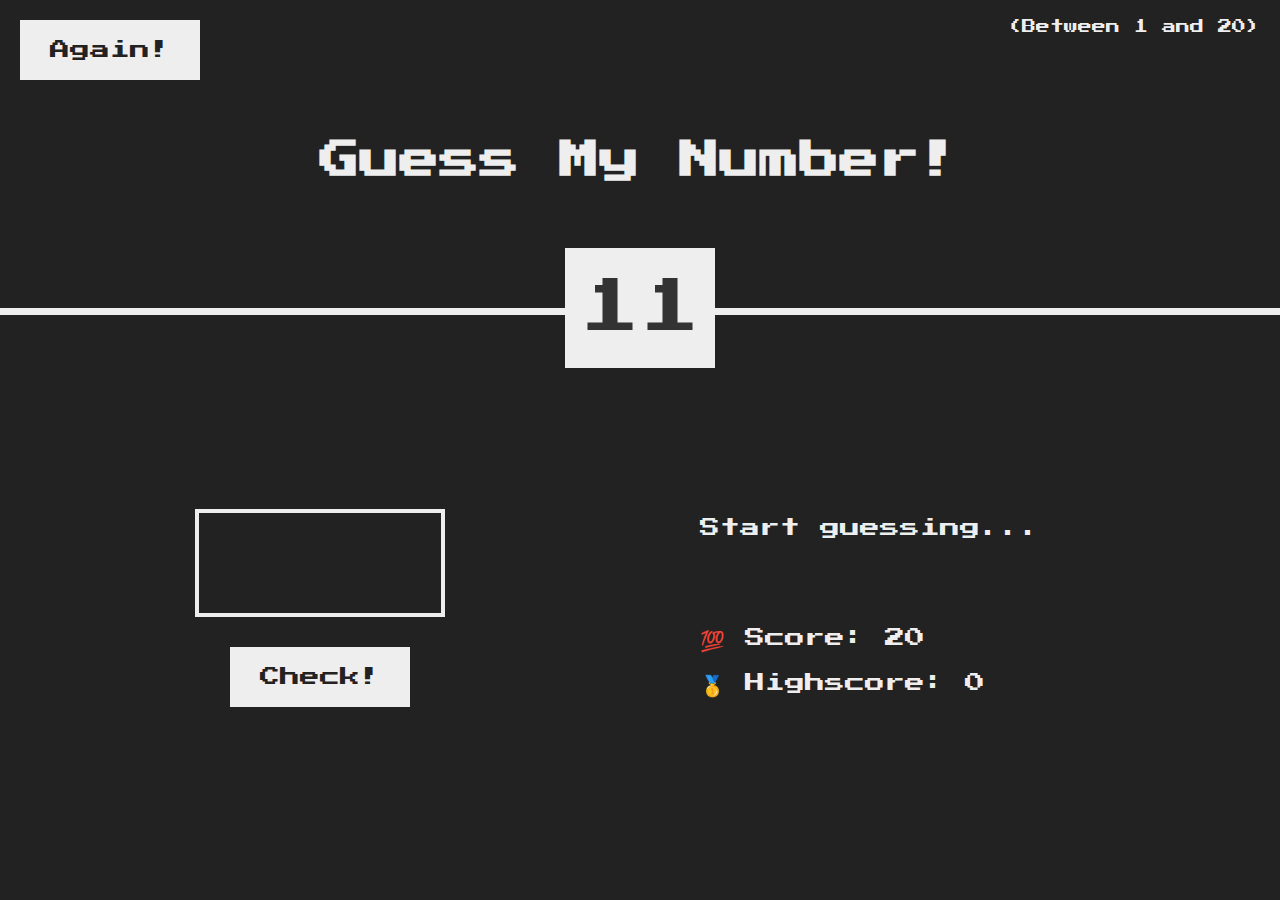
<file: Guess-Number-New/index.html>
<!DOCTYPE html>
<html lang="en">
  <head>
    <meta charset="UTF-8" />
    <meta name="viewport" content="width=device-width, initial-scale=1.0" />
    <meta http-equiv="X-UA-Compatible" content="ie=edge" />
    <link rel="stylesheet" href="style.css" />
    <title>Guess My Number!</title>
  </head>
  <body>
    <header>
      <h1>Guess My Number!</h1>
      <p class="between">(Between 1 and 20)</p>
      <button class="btn again">Again!</button>
      <div class="number">?</div>
    </header>
    <main>
      <section class="left">
        <input type="number" class="guess" />
        <button class="btn check">Check!</button>
      </section>
      <section class="right">
        <p class="message">Start guessing...</p>
        <p class="label-score">💯 Score: <span class="score">20</span></p>
        <p class="label-highscore">
          🥇 Highscore: <span class="highscore">0</span>
        </p>
      </section>
    </main>
    <script src="script.js"></script>
  </body>
</html>
</file>
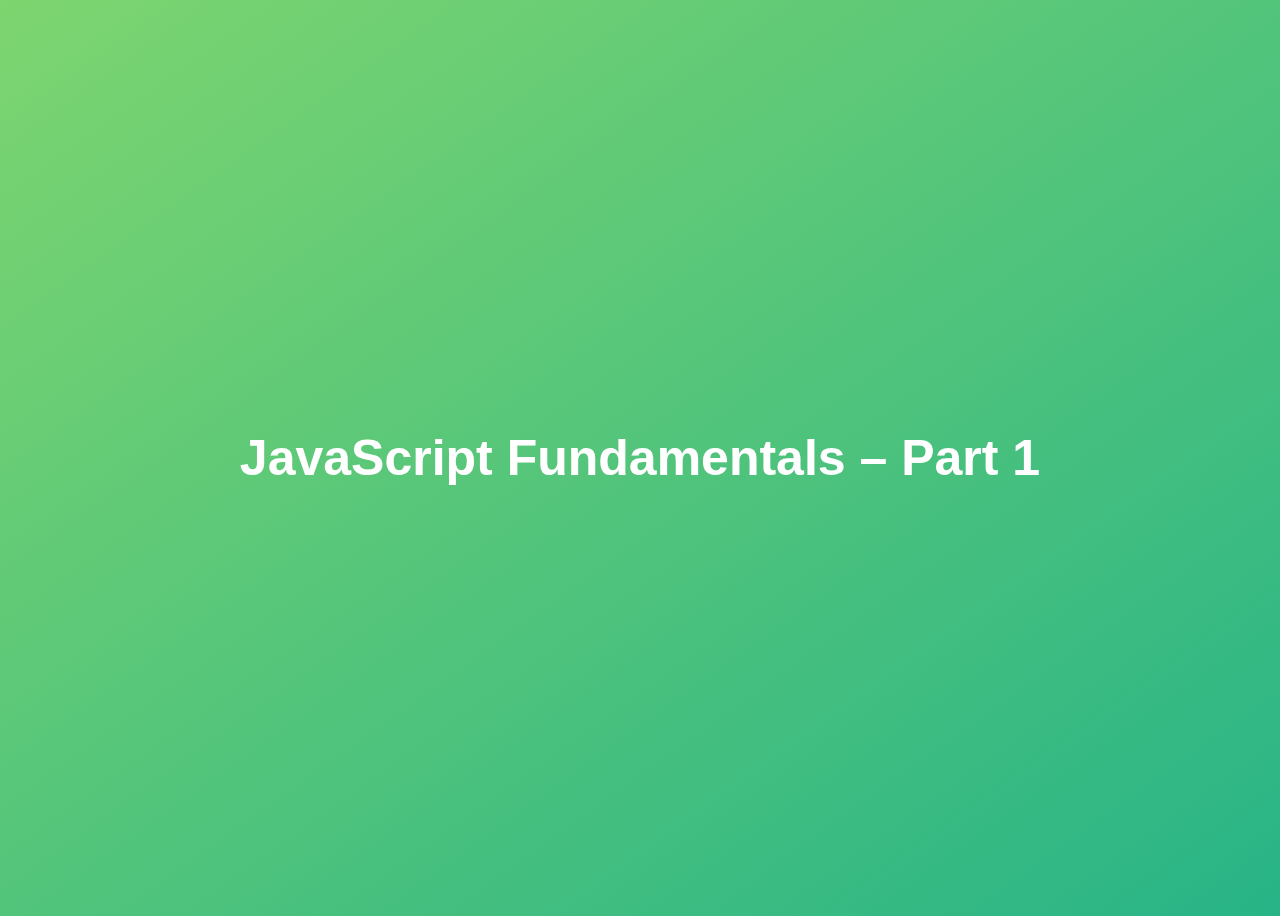
<file: 01-Fundamentals-Part-1/final/index.html>
<!DOCTYPE html>
<html lang="en">
  <head>
    <meta charset="UTF-8" />
    <meta name="viewport" content="width=device-width, initial-scale=1.0" />
    <meta http-equiv="X-UA-Compatible" content="ie=edge" />
    <title>JavaScript Fundamentals – Part 1</title>
    <style>
      body {
        height: 100vh;
        display: flex;
        align-items: center;
        background: linear-gradient(to top left, #28b487, #7dd56f);
      }
      h1 {
        font-family: sans-serif;
        font-size: 50px;
        line-height: 1.3;
        width: 100%;
        padding: 30px;
        text-align: center;
        color: white;
      }
    </style>
  </head>
  <body>
    <h1>JavaScript Fundamentals – Part 1</h1>

    <script src="script.js"></script>
  </body>
</html>
</file>
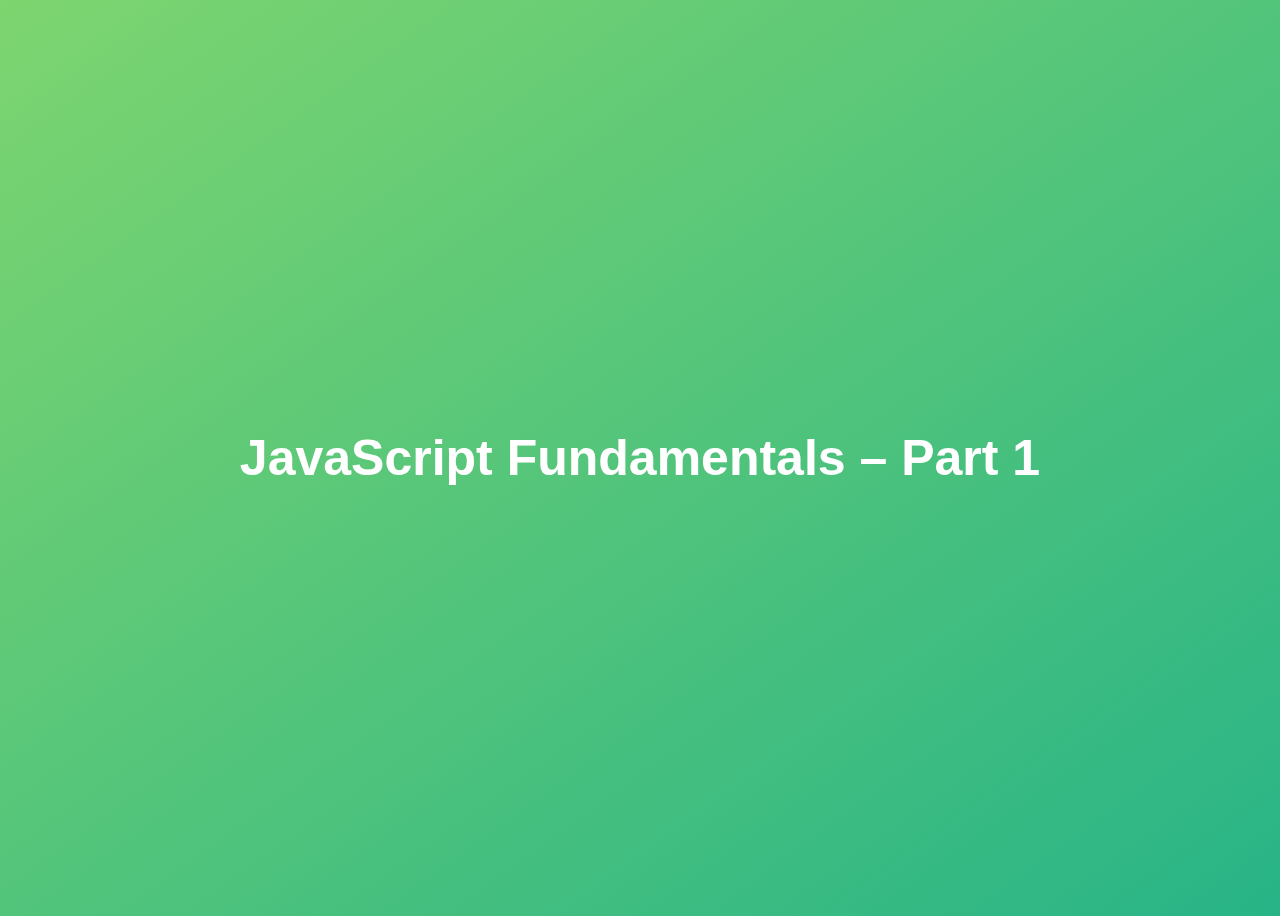
<file: 01-Fundamentals-Part-1/starter/index.html>
<!DOCTYPE html>
<html lang="en">
  <head>
    <meta charset="UTF-8" />
    <meta name="viewport" content="width=device-width, initial-scale=1.0" />
    <meta http-equiv="X-UA-Compatible" content="ie=edge" />
    <title>JavaScript Fundamentals – Part 1</title>
    <style>
      body {
        height: 100vh;
        display: flex;
        align-items: center;
        background: linear-gradient(to top left, #28b487, #7dd56f);
      }
      h1 {
        font-family: sans-serif;
        font-size: 50px;
        line-height: 1.3;
        width: 100%;
        padding: 30px;
        text-align: center;
        color: white;
      }
    </style>
  </head>
  <body>
    <h1>JavaScript Fundamentals – Part 1</h1>
    <script src="test.js"></script>
  </body>
</html>
</file>
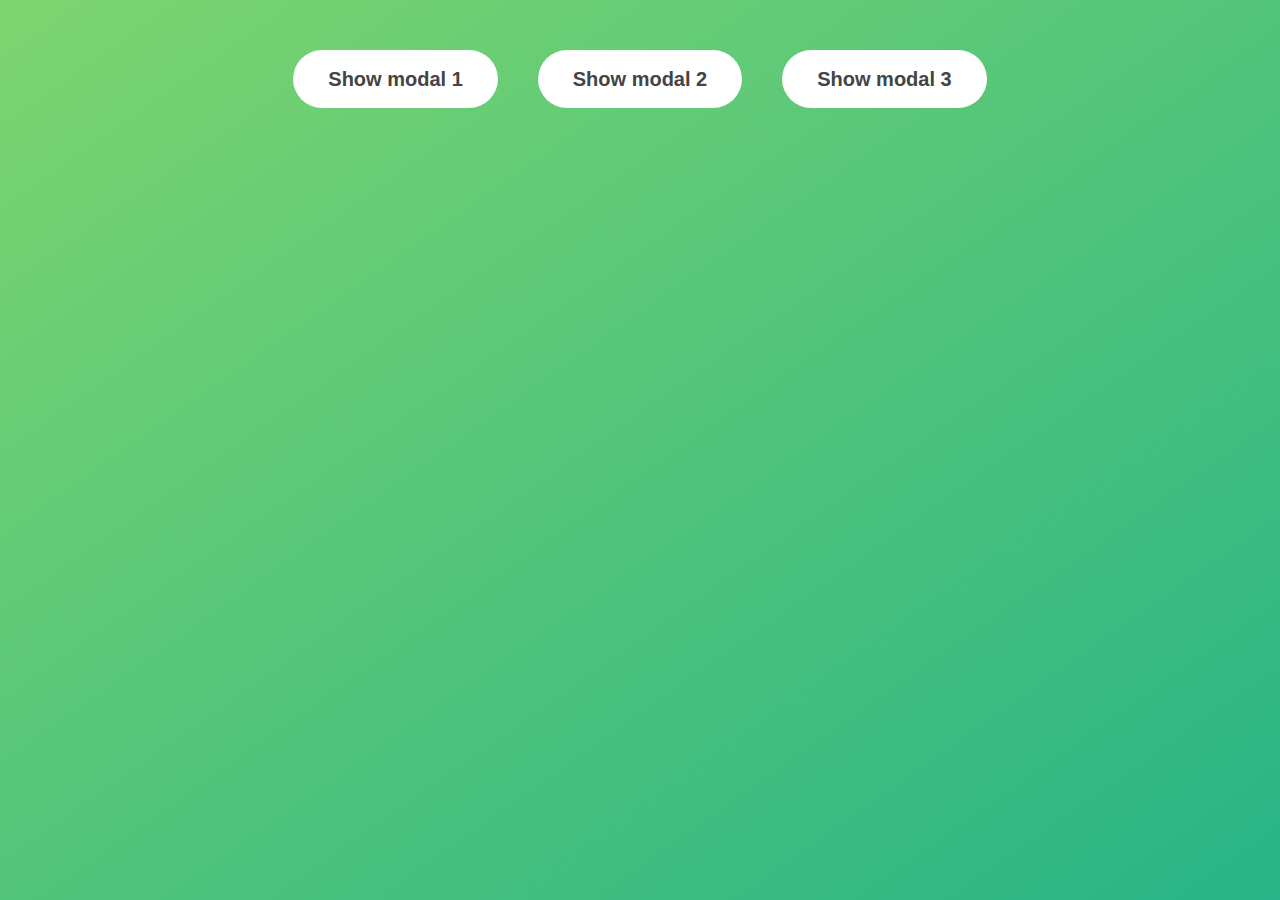
<file: 06-Modal/final/index.html>
<!DOCTYPE html>
<html lang="en">
  <head>
    <meta charset="UTF-8" />
    <meta name="viewport" content="width=device-width, initial-scale=1.0" />
    <meta http-equiv="X-UA-Compatible" content="ie=edge" />
    <link rel="stylesheet" href="style.css" />
    <title>Modal window</title>
  </head>
  <body>
    <button class="show-modal">Show modal 1</button>
    <button class="show-modal">Show modal 2</button>
    <button class="show-modal">Show modal 3</button>

    <div class="modal hidden">
      <button class="close-modal">&times;</button>
      <h1>I'm a modal window 😍</h1>
      <p>
        Lorem ipsum dolor sit amet, consectetur adipisicing elit, sed do eiusmod
        tempor incididunt ut labore et dolore magna aliqua. Ut enim ad minim
        veniam, quis nostrud exercitation ullamco laboris nisi ut aliquip ex ea
        commodo consequat. Duis aute irure dolor in reprehenderit in voluptate
        velit esse cillum dolore eu fugiat nulla pariatur. Excepteur sint
        occaecat cupidatat non proident, sunt in culpa qui officia deserunt
        mollit anim id est laborum.
      </p>
    </div>
    <div class="overlay hidden"></div>

    <script src="script.js"></script>
  </body>
</html>
</file>
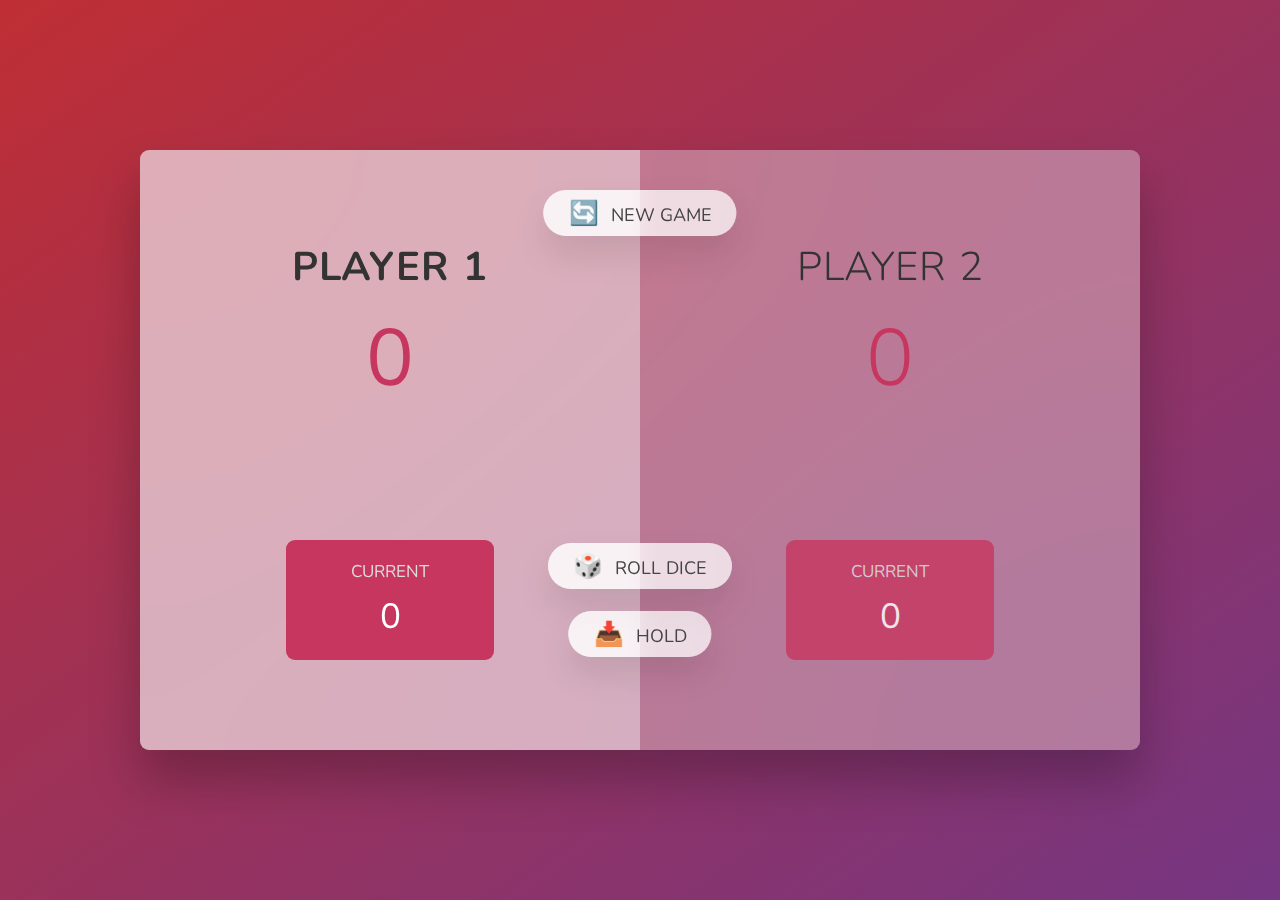
<file: 07-Pig-Game/final/index.html>
<!DOCTYPE html>
<html lang="en">
  <head>
    <meta charset="UTF-8" />
    <meta name="viewport" content="width=device-width, initial-scale=1.0" />
    <meta http-equiv="X-UA-Compatible" content="ie=edge" />
    <link rel="stylesheet" href="style.css" />
    <title>Pig Game</title>
  </head>
  <body>
    <main>
      <section class="player player--0 player--active">
        <h2 class="name" id="name--0">Player 1</h2>
        <p class="score" id="score--0">43</p>
        <div class="current">
          <p class="current-label">Current</p>
          <p class="current-score" id="current--0">0</p>
        </div>
      </section>
      <section class="player player--1">
        <h2 class="name" id="name--1">Player 2</h2>
        <p class="score" id="score--1">24</p>
        <div class="current">
          <p class="current-label">Current</p>
          <p class="current-score" id="current--1">0</p>
        </div>
      </section>

      <img src="dice-5.png" alt="Playing dice" class="dice" />
      <button class="btn btn--new">🔄 New game</button>
      <button class="btn btn--roll">🎲 Roll dice</button>
      <button class="btn btn--hold">📥 Hold</button>
    </main>
    <script src="script.js"></script>
  </body>
</html>
</file>
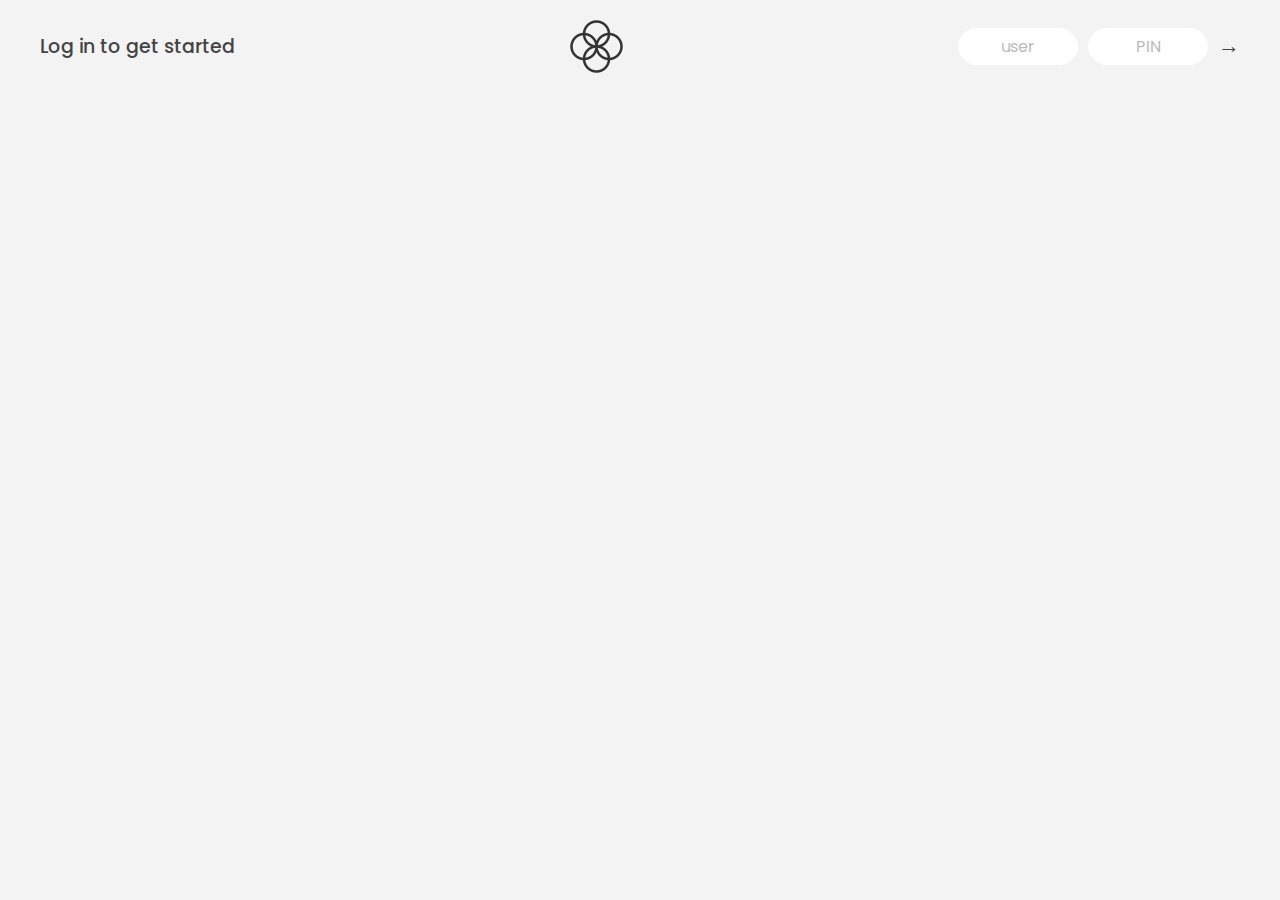
<file: 01-Fundamentals-Part-1/11-Arrays-Bankist/final/index.html>
<!DOCTYPE html>
<html lang="en">
  <head>
    <meta charset="UTF-8" />
    <meta name="viewport" content="width=device-width, initial-scale=1.0" />
    <meta http-equiv="X-UA-Compatible" content="ie=edge" />
    <link rel="shortcut icon" type="image/png" href="/icon.png" />

    <link
      href="https://fonts.googleapis.com/css?family=Poppins:400,500,600&display=swap"
      rel="stylesheet"
    />

    <link rel="stylesheet" href="style.css" />
    <title>Bankist</title>
  </head>
  <body>
    <!-- TOP NAVIGATION -->
    <nav>
      <p class="welcome">Log in to get started</p>
      <img src="logo.png" alt="Logo" class="logo" />
      <form class="login">
        <input
          type="text"
          placeholder="user"
          class="login__input login__input--user"
        />
        <!-- In practice, use type="password" -->
        <input
          type="text"
          placeholder="PIN"
          maxlength="4"
          class="login__input login__input--pin"
        />
        <button class="login__btn">&rarr;</button>
      </form>
    </nav>

    <main class="app">
      <!-- BALANCE -->
      <div class="balance">
        <div>
          <p class="balance__label">Current balance</p>
          <p class="balance__date">
            As of <span class="date">05/03/2037</span>
          </p>
        </div>
        <p class="balance__value">0000€</p>
      </div>

      <!-- MOVEMENTS -->
      <div class="movements">
        <div class="movements__row">
          <div class="movements__type movements__type--deposit">2 deposit</div>
          <div class="movements__date">3 days ago</div>
          <div class="movements__value">4 000€</div>
        </div>
        <div class="movements__row">
          <div class="movements__type movements__type--withdrawal">
            1 withdrawal
          </div>
          <div class="movements__date">24/01/2037</div>
          <div class="movements__value">-378€</div>
        </div>
      </div>

      <!-- SUMMARY -->
      <div class="summary">
        <p class="summary__label">In</p>
        <p class="summary__value summary__value--in">0000€</p>
        <p class="summary__label">Out</p>
        <p class="summary__value summary__value--out">0000€</p>
        <p class="summary__label">Interest</p>
        <p class="summary__value summary__value--interest">0000€</p>
        <button class="btn--sort">&downarrow; SORT</button>
      </div>

      <!-- OPERATION: TRANSFERS -->
      <div class="operation operation--transfer">
        <h2>Transfer money</h2>
        <form class="form form--transfer">
          <input type="text" class="form__input form__input--to" />
          <input type="number" class="form__input form__input--amount" />
          <button class="form__btn form__btn--transfer">&rarr;</button>
          <label class="form__label">Transfer to</label>
          <label class="form__label">Amount</label>
        </form>
      </div>

      <!-- OPERATION: LOAN -->
      <div class="operation operation--loan">
        <h2>Request loan</h2>
        <form class="form form--loan">
          <input type="number" class="form__input form__input--loan-amount" />
          <button class="form__btn form__btn--loan">&rarr;</button>
          <label class="form__label form__label--loan">Amount</label>
        </form>
      </div>

      <!-- OPERATION: CLOSE -->
      <div class="operation operation--close">
        <h2>Close account</h2>
        <form class="form form--close">
          <input type="text" class="form__input form__input--user" />
          <input
            type="password"
            maxlength="6"
            class="form__input form__input--pin"
          />
          <button class="form__btn form__btn--close">&rarr;</button>
          <label class="form__label">Confirm user</label>
          <label class="form__label">Confirm PIN</label>
        </form>
      </div>

      <!-- LOGOUT TIMER -->
      <p class="logout-timer">
        You will be logged out in <span class="timer">05:00</span>
      </p>
    </main>

    <!-- <footer>
      &copy; by Jonas Schmedtmann. Don't claim as your own :)
    </footer> -->

    <script src="script.js"></script>
  </body>
</html>
</file>
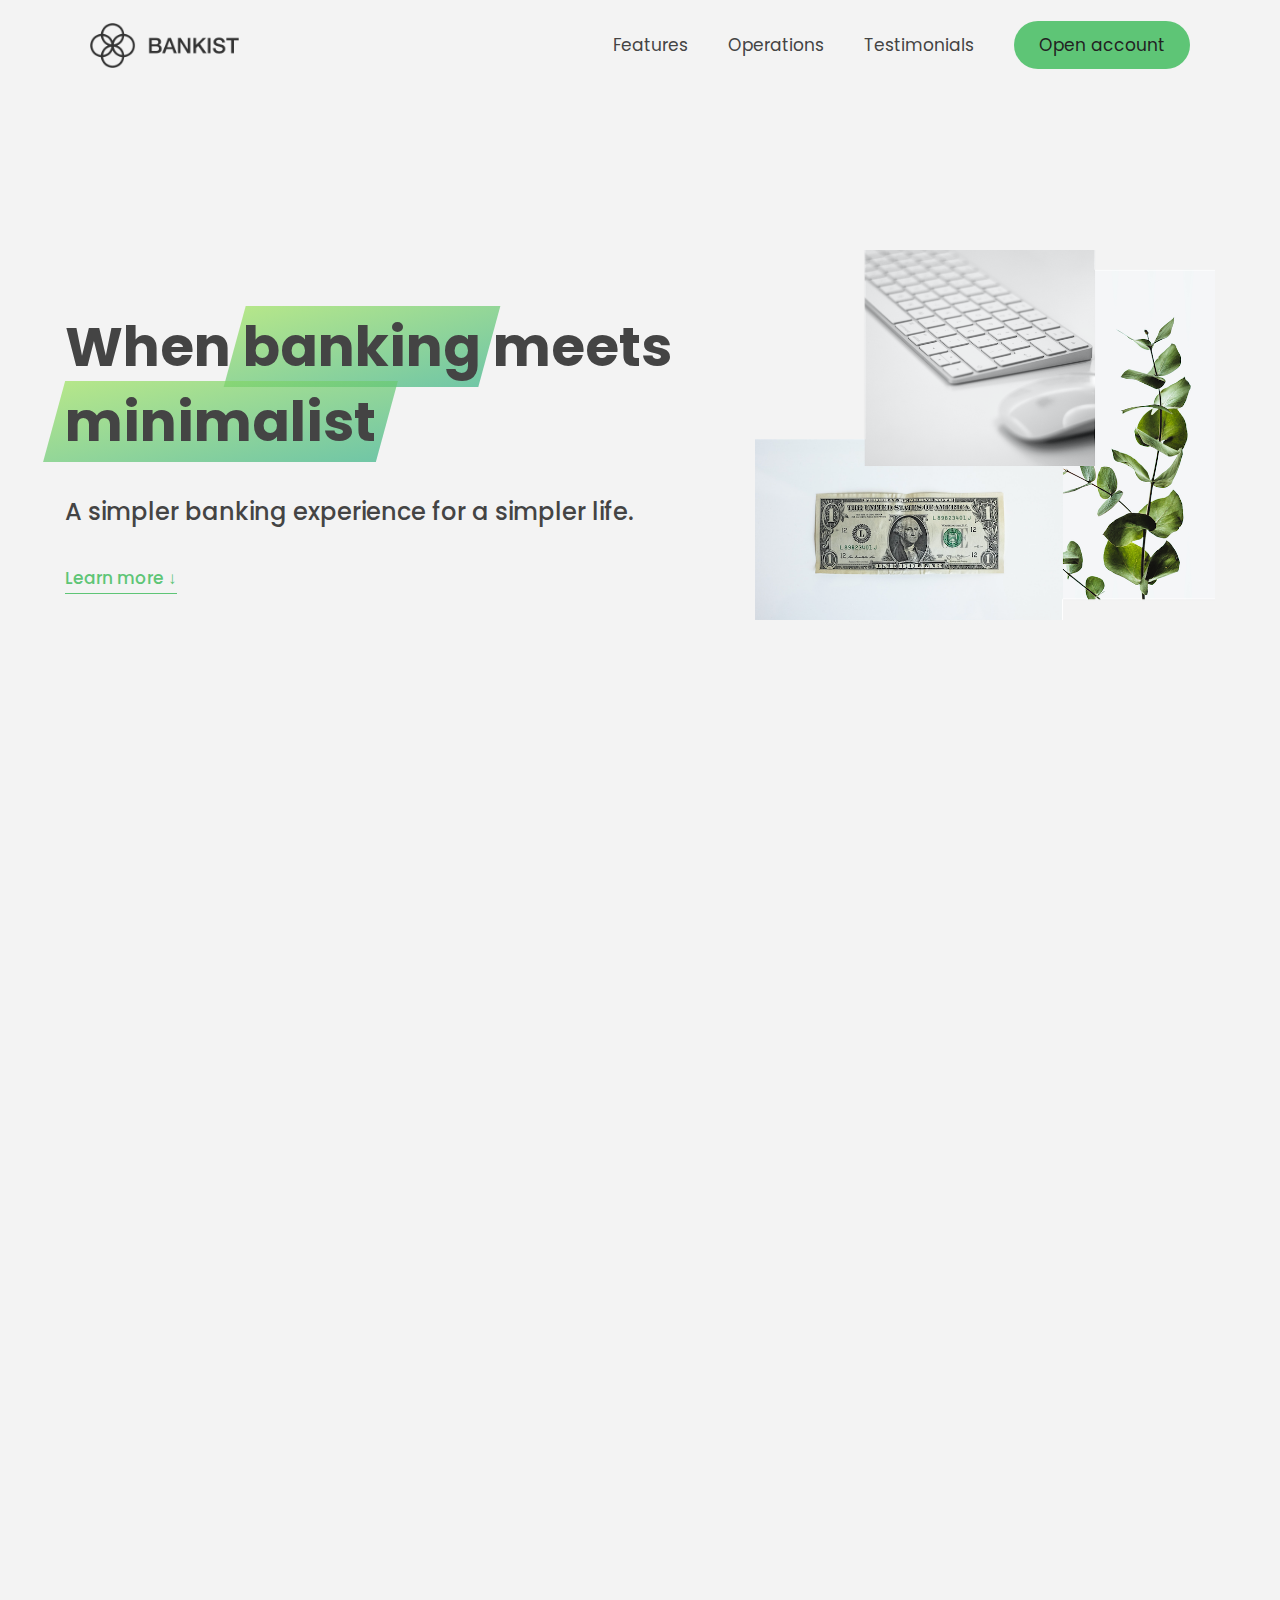
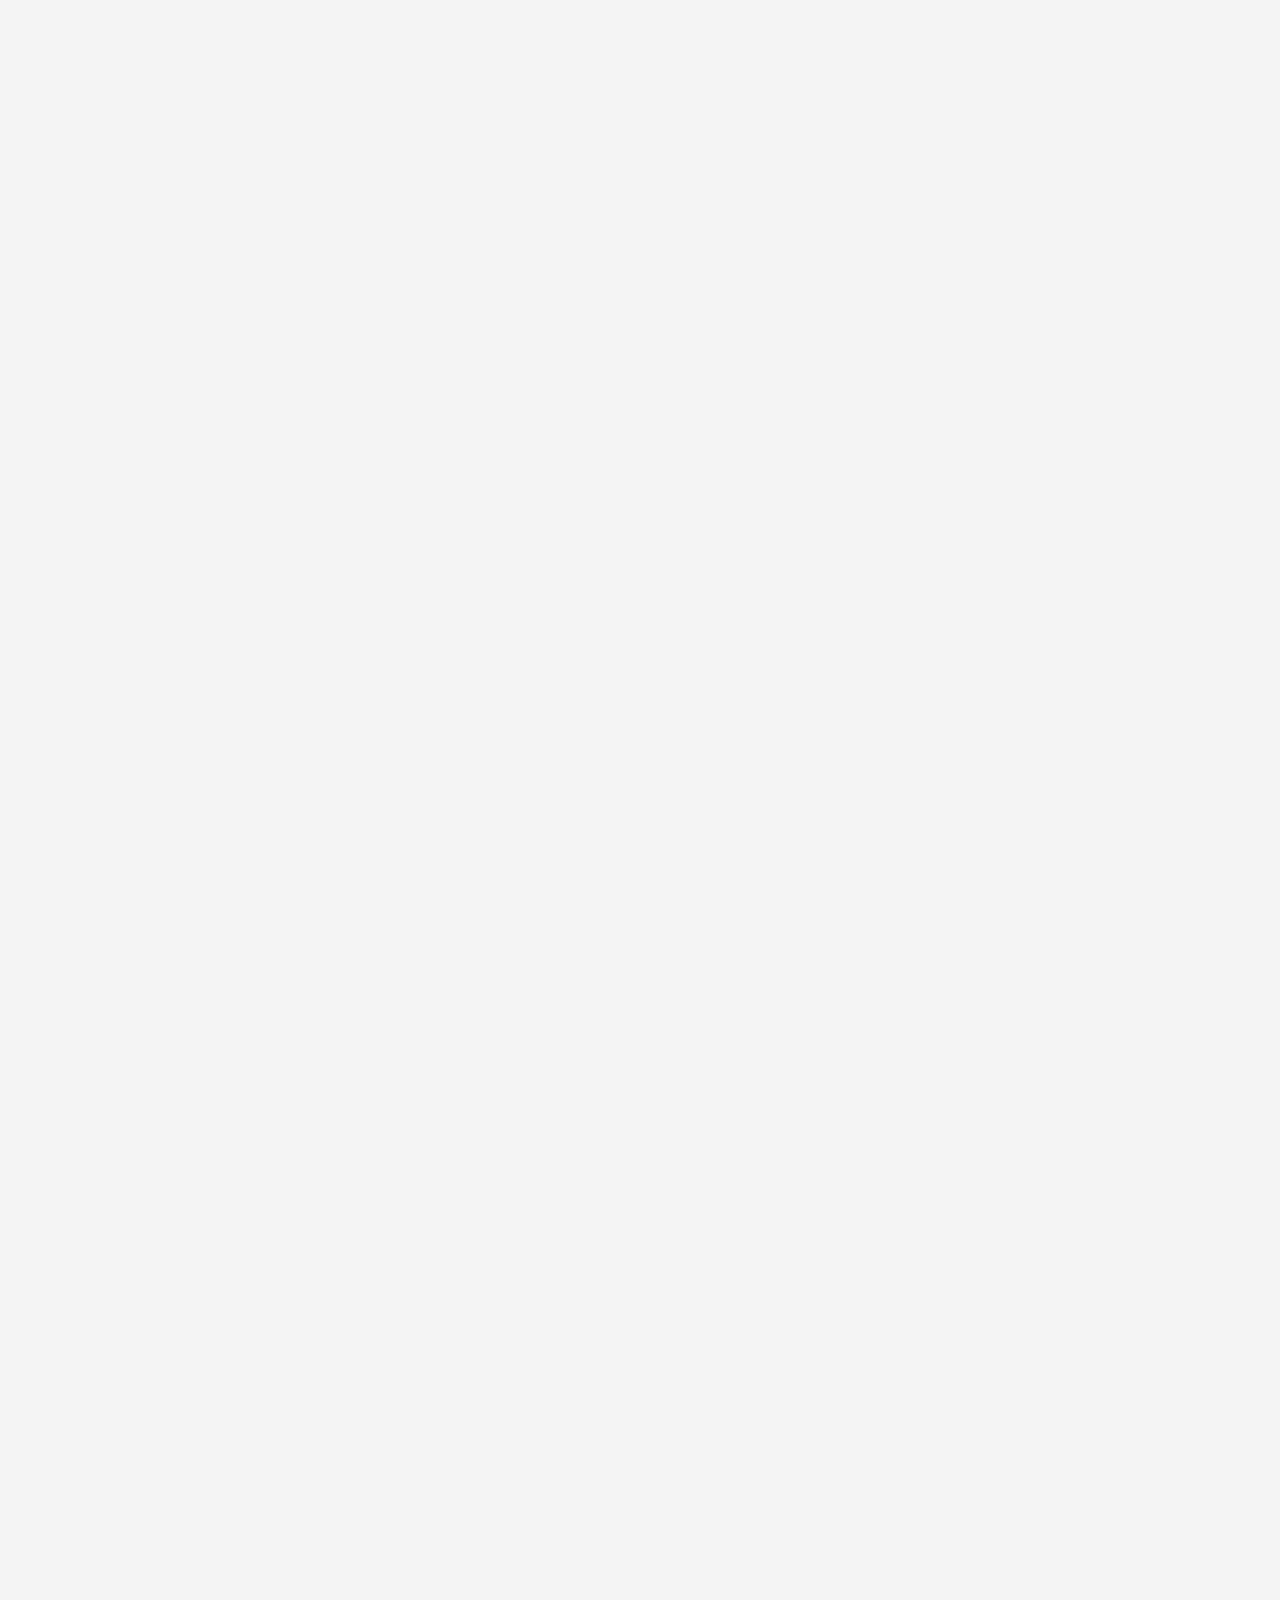
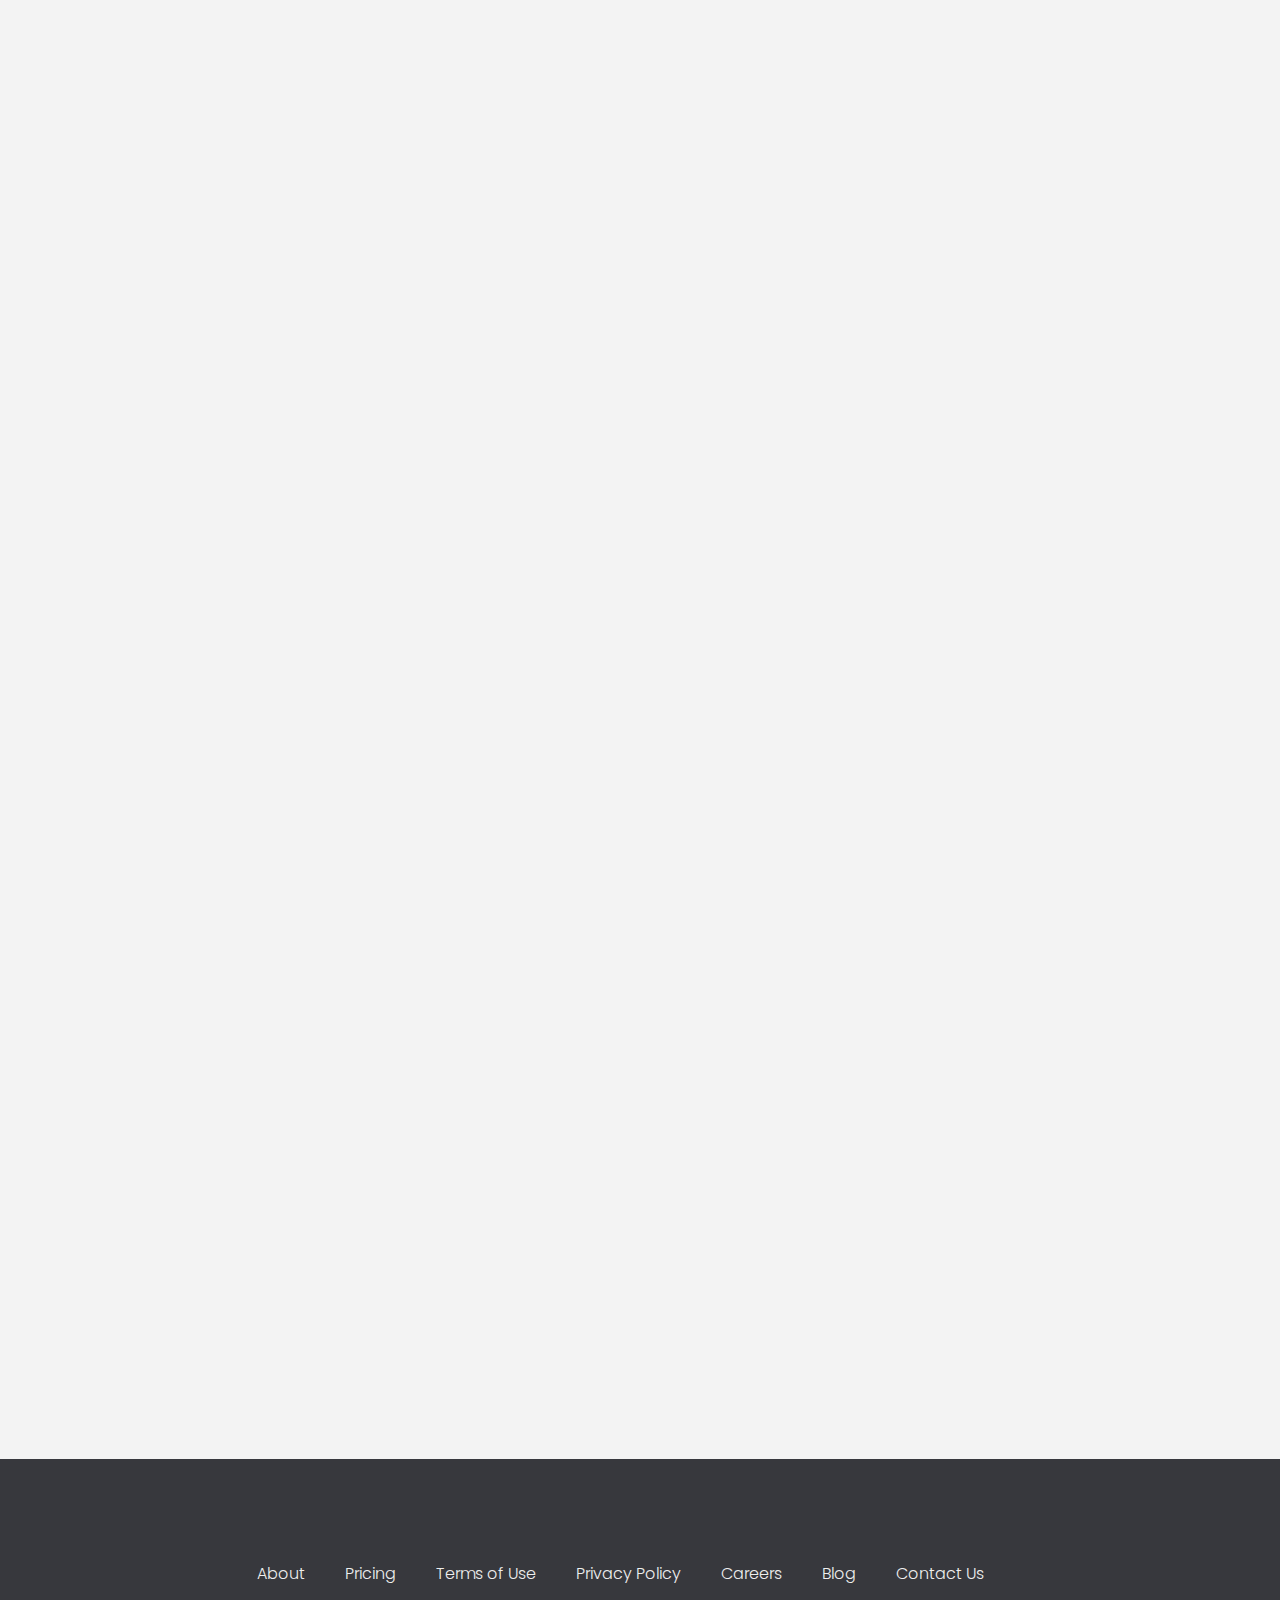
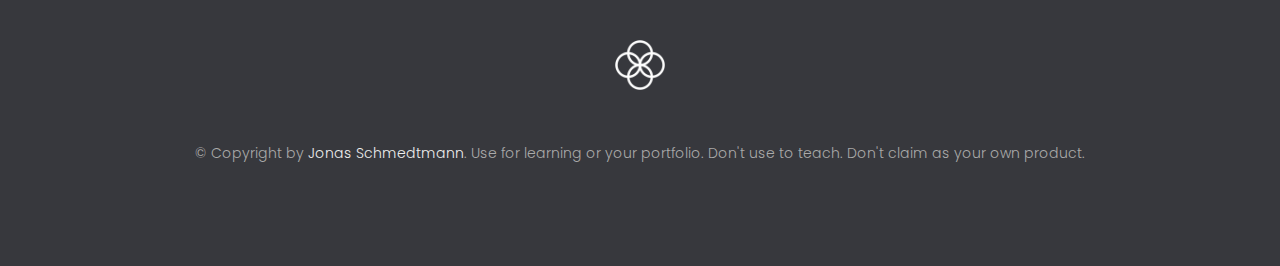
<file: 01-Fundamentals-Part-1/13-Advanced-DOM-Bankist/final/index.html>
<!DOCTYPE html>
<html lang="en">
  <head>
    <meta charset="UTF-8" />
    <meta name="viewport" content="width=device-width, initial-scale=1.0" />
    <meta http-equiv="X-UA-Compatible" content="ie=edge" />
    <link rel="shortcut icon" type="image/png" href="img/icon.png" />

    <link
      href="https://fonts.googleapis.com/css?family=Poppins:300,400,500,600&display=swap"
      rel="stylesheet"
    />
    <link rel="stylesheet" href="style.css" />
    <title>Bankist | When Banking meets Minimalist</title>

    <script defer src="script.js"></script>
  </head>
  <body>
    <header class="header">
      <nav class="nav">
        <img
          src="img/logo.png"
          alt="Bankist logo"
          class="nav__logo"
          id="logo"
          designer="Jonas"
          data-version-number="3.0"
        />
        <ul class="nav__links">
          <li class="nav__item">
            <a class="nav__link" href="#section--1">Features</a>
          </li>
          <li class="nav__item">
            <a class="nav__link" href="#section--2">Operations</a>
          </li>
          <li class="nav__item">
            <a class="nav__link" href="#section--3">Testimonials</a>
          </li>
          <li class="nav__item">
            <a class="nav__link nav__link--btn btn--show-modal" href="#"
              >Open account</a
            >
          </li>
        </ul>
      </nav>

      <div class="header__title">
        <!-- <h1 onclick="alert('HTML alert')"> -->
        <h1>
          When
          <!-- Green highlight effect -->
          <span class="highlight">banking</span>
          meets<br />
          <span class="highlight">minimalist</span>
        </h1>
        <h4>A simpler banking experience for a simpler life.</h4>
        <button class="btn--text btn--scroll-to">Learn more &DownArrow;</button>
        <img
          src="img/hero.png"
          class="header__img"
          alt="Minimalist bank items"
        />
      </div>
    </header>

    <section class="section" id="section--1">
      <div class="section__title">
        <h2 class="section__description">Features</h2>
        <h3 class="section__header">
          Everything you need in a modern bank and more.
        </h3>
      </div>

      <div class="features">
        <img
          src="img/digital-lazy.jpg"
          data-src="img/digital.jpg"
          alt="Computer"
          class="features__img lazy-img"
        />
        <div class="features__feature">
          <div class="features__icon">
            <svg>
              <use xlink:href="img/icons.svg#icon-monitor"></use>
            </svg>
          </div>
          <h5 class="features__header">100% digital bank</h5>
          <p>
            Lorem ipsum dolor sit amet consectetur adipisicing elit. Unde alias
            sint quos? Accusantium a fugiat porro reiciendis saepe quibusdam
            debitis ducimus.
          </p>
        </div>

        <div class="features__feature">
          <div class="features__icon">
            <svg>
              <use xlink:href="img/icons.svg#icon-trending-up"></use>
            </svg>
          </div>
          <h5 class="features__header">Watch your money grow</h5>
          <p>
            Nesciunt quos autem dolorum voluptates cum dolores dicta fuga
            inventore ab? Nulla incidunt eius numquam sequi iste pariatur
            quibusdam!
          </p>
        </div>
        <img
          src="img/grow-lazy.jpg"
          data-src="img/grow.jpg"
          alt="Plant"
          class="features__img lazy-img"
        />

        <img
          src="img/card-lazy.jpg"
          data-src="img/card.jpg"
          alt="Credit card"
          class="features__img lazy-img"
        />
        <div class="features__feature">
          <div class="features__icon">
            <svg>
              <use xlink:href="img/icons.svg#icon-credit-card"></use>
            </svg>
          </div>
          <h5 class="features__header">Free debit card included</h5>
          <p>
            Quasi, fugit in cumque cupiditate reprehenderit debitis animi enim
            eveniet consequatur odit quam quos possimus assumenda dicta fuga
            inventore ab.
          </p>
        </div>
      </div>
    </section>

    <section class="section" id="section--2">
      <div class="section__title">
        <h2 class="section__description">Operations</h2>
        <h3 class="section__header">
          Everything as simple as possible, but no simpler.
        </h3>
      </div>

      <div class="operations">
        <div class="operations__tab-container">
          <button
            class="btn operations__tab operations__tab--1 operations__tab--active"
            data-tab="1"
          >
            <span>01</span>Instant Transfers
          </button>
          <button class="btn operations__tab operations__tab--2" data-tab="2">
            <span>02</span>Instant Loans
          </button>
          <button class="btn operations__tab operations__tab--3" data-tab="3">
            <span>03</span>Instant Closing
          </button>
        </div>
        <div
          class="operations__content operations__content--1 operations__content--active"
        >
          <div class="operations__icon operations__icon--1">
            <svg>
              <use xlink:href="img/icons.svg#icon-upload"></use>
            </svg>
          </div>
          <h5 class="operations__header">
            Tranfser money to anyone, instantly! No fees, no BS.
          </h5>
          <p>
            Lorem ipsum dolor sit amet, consectetur adipisicing elit, sed do
            eiusmod tempor incididunt ut labore et dolore magna aliqua. Ut enim
            ad minim veniam, quis nostrud exercitation ullamco laboris nisi ut
            aliquip ex ea commodo consequat.
          </p>
        </div>

        <div class="operations__content operations__content--2">
          <div class="operations__icon operations__icon--2">
            <svg>
              <use xlink:href="img/icons.svg#icon-home"></use>
            </svg>
          </div>
          <h5 class="operations__header">
            Buy a home or make your dreams come true, with instant loans.
          </h5>
          <p>
            Duis aute irure dolor in reprehenderit in voluptate velit esse
            cillum dolore eu fugiat nulla pariatur. Excepteur sint occaecat
            cupidatat non proident, sunt in culpa qui officia deserunt mollit
            anim id est laborum.
          </p>
        </div>
        <div class="operations__content operations__content--3">
          <div class="operations__icon operations__icon--3">
            <svg>
              <use xlink:href="img/icons.svg#icon-user-x"></use>
            </svg>
          </div>
          <h5 class="operations__header">
            No longer need your account? No problem! Close it instantly.
          </h5>
          <p>
            Excepteur sint occaecat cupidatat non proident, sunt in culpa qui
            officia deserunt mollit anim id est laborum. Ut enim ad minim
            veniam, quis nostrud exercitation ullamco laboris nisi ut aliquip ex
            ea commodo consequat.
          </p>
        </div>
      </div>
    </section>

    <section class="section" id="section--3">
      <div class="section__title section__title--testimonials">
        <h2 class="section__description">Not sure yet?</h2>
        <h3 class="section__header">
          Millions of Bankists are already making their lifes simpler.
        </h3>
      </div>

      <div class="slider">
        <div class="slide">
          <div class="testimonial">
            <h5 class="testimonial__header">Best financial decision ever!</h5>
            <blockquote class="testimonial__text">
              Lorem ipsum dolor sit, amet consectetur adipisicing elit.
              Accusantium quas quisquam non? Quas voluptate nulla minima
              deleniti optio ullam nesciunt, numquam corporis et asperiores
              laboriosam sunt, praesentium suscipit blanditiis. Necessitatibus
              id alias reiciendis, perferendis facere pariatur dolore veniam
              autem esse non voluptatem saepe provident nihil molestiae.
            </blockquote>
            <address class="testimonial__author">
              <img src="img/user-1.jpg" alt="" class="testimonial__photo" />
              <h6 class="testimonial__name">Aarav Lynn</h6>
              <p class="testimonial__location">San Francisco, USA</p>
            </address>
          </div>
        </div>

        <div class="slide">
          <div class="testimonial">
            <h5 class="testimonial__header">
              The last step to becoming a complete minimalist
            </h5>
            <blockquote class="testimonial__text">
              Quisquam itaque deserunt ullam, quia ea repellendus provident,
              ducimus neque ipsam modi voluptatibus doloremque, corrupti
              laborum. Incidunt numquam perferendis veritatis neque repellendus.
              Lorem, ipsum dolor sit amet consectetur adipisicing elit. Illo
              deserunt exercitationem deleniti.
            </blockquote>
            <address class="testimonial__author">
              <img src="img/user-2.jpg" alt="" class="testimonial__photo" />
              <h6 class="testimonial__name">Miyah Miles</h6>
              <p class="testimonial__location">London, UK</p>
            </address>
          </div>
        </div>

        <div class="slide">
          <div class="testimonial">
            <h5 class="testimonial__header">
              Finally free from old-school banks
            </h5>
            <blockquote class="testimonial__text">
              Debitis, nihil sit minus suscipit magni aperiam vel tenetur
              incidunt commodi architecto numquam omnis nulla autem,
              necessitatibus blanditiis modi similique quidem. Odio aliquam
              culpa dicta beatae quod maiores ipsa minus consequatur error sunt,
              deleniti saepe aliquid quos inventore sequi. Necessitatibus id
              alias reiciendis, perferendis facere.
            </blockquote>
            <address class="testimonial__author">
              <img src="img/user-3.jpg" alt="" class="testimonial__photo" />
              <h6 class="testimonial__name">Francisco Gomes</h6>
              <p class="testimonial__location">Lisbon, Portugal</p>
            </address>
          </div>
        </div>

        <button class="slider__btn slider__btn--left">&larr;</button>
        <button class="slider__btn slider__btn--right">&rarr;</button>
        <div class="dots"></div>
      </div>
    </section>

    <section class="section section--sign-up">
      <div class="section__title">
        <h3 class="section__header">
          The best day to join Bankist was one year ago. The second best is
          today!
        </h3>
      </div>
      <button class="btn btn--show-modal">Open your free account today!</button>
    </section>

    <footer class="footer">
      <ul class="footer__nav">
        <li class="footer__item">
          <a class="footer__link" href="#">About</a>
        </li>
        <li class="footer__item">
          <a class="footer__link" href="#">Pricing</a>
        </li>
        <li class="footer__item">
          <a class="footer__link" href="#">Terms of Use</a>
        </li>
        <li class="footer__item">
          <a class="footer__link" href="#">Privacy Policy</a>
        </li>
        <li class="footer__item">
          <a class="footer__link" href="#">Careers</a>
        </li>
        <li class="footer__item">
          <a class="footer__link" href="#">Blog</a>
        </li>
        <li class="footer__item">
          <a class="footer__link" href="#">Contact Us</a>
        </li>
      </ul>
      <img src="img/icon.png" alt="Logo" class="footer__logo" />
      <p class="footer__copyright">
        &copy; Copyright by
        <a
          class="footer__link twitter-link"
          target="_blank"
          href="https://twitter.com/jonasschmedtman"
          >Jonas Schmedtmann</a
        >. Use for learning or your portfolio. Don't use to teach. Don't claim
        as your own product.
      </p>
    </footer>

    <div class="modal hidden">
      <button class="btn--close-modal">&times;</button>
      <h2 class="modal__header">
        Open your bank account <br />
        in just <span class="highlight">5 minutes</span>
      </h2>
      <form class="modal__form">
        <label>First Name</label>
        <input type="text" />
        <label>Last Name</label>
        <input type="text" />
        <label>Email Address</label>
        <input type="email" />
        <button class="btn">Next step &rarr;</button>
      </form>
    </div>
    <div class="overlay hidden"></div>

    <!-- <script src="script.js"></script> -->
  </body>
</html>
</file>
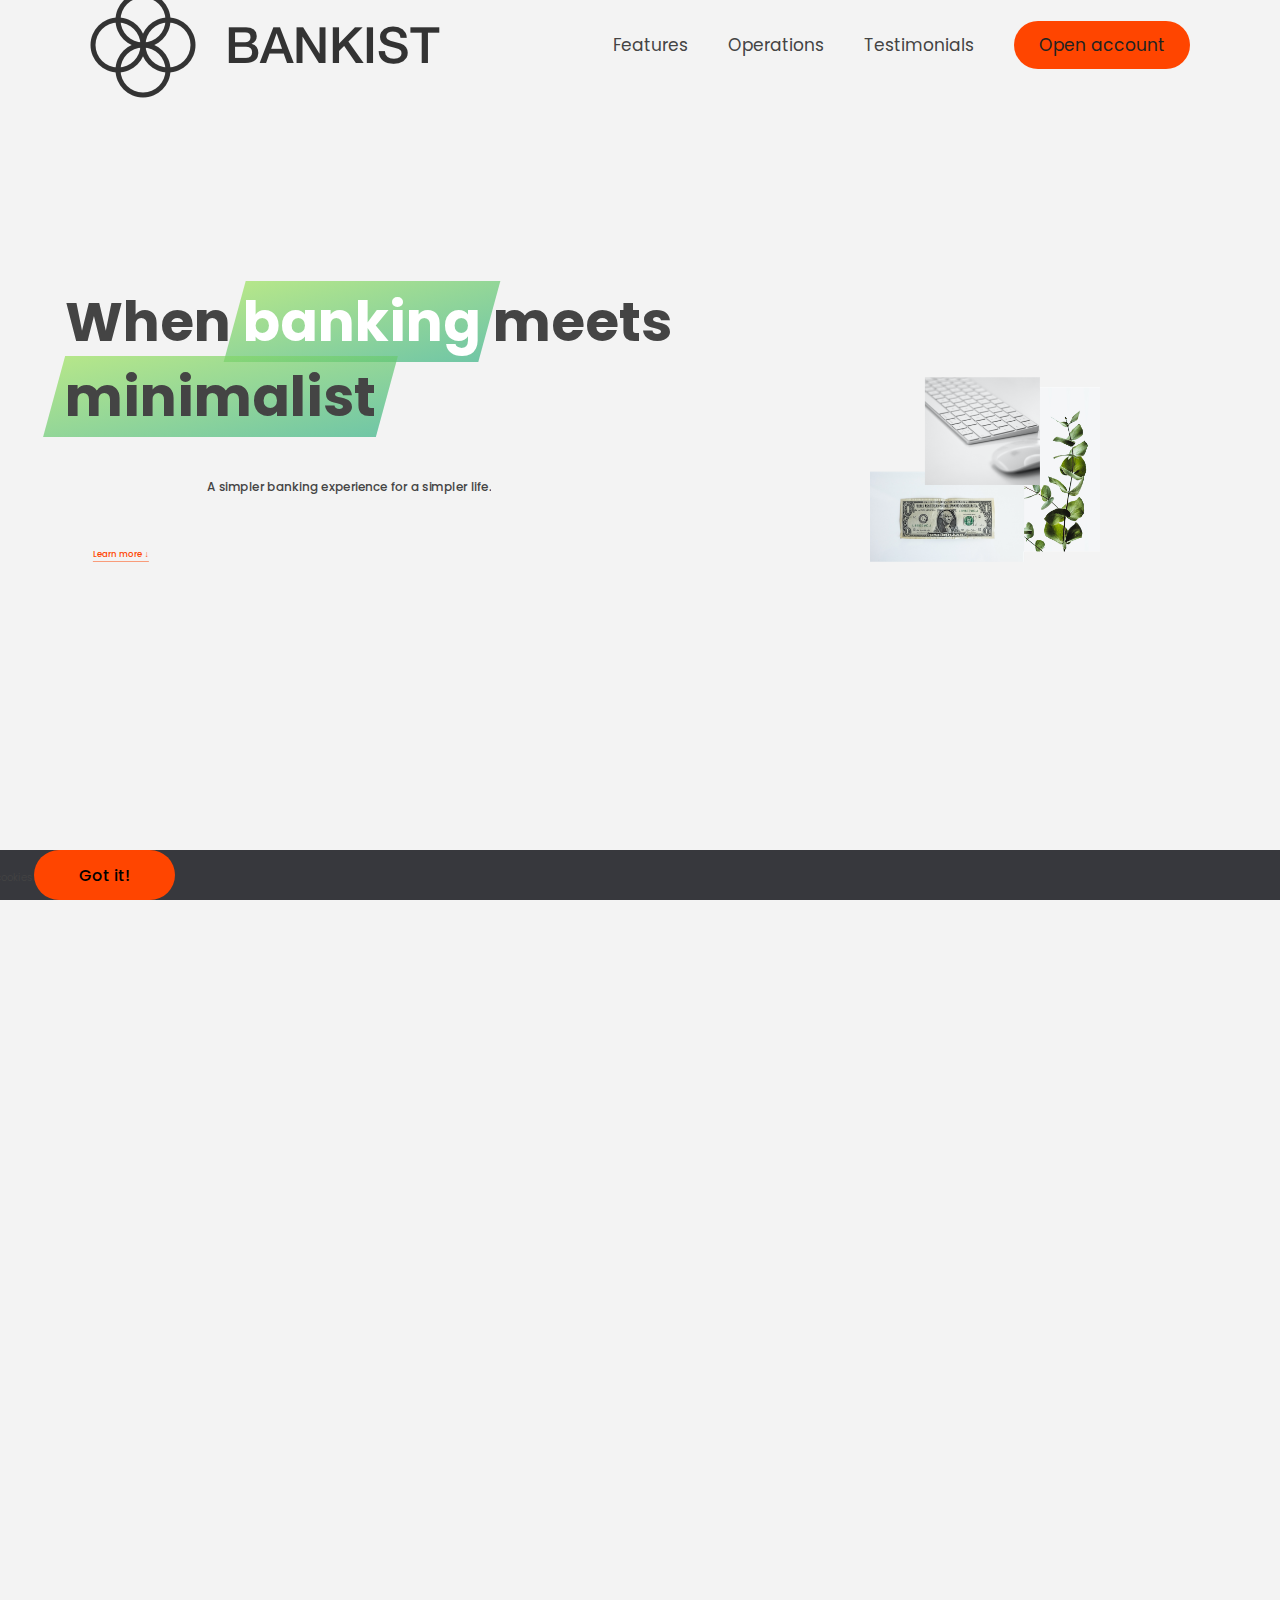
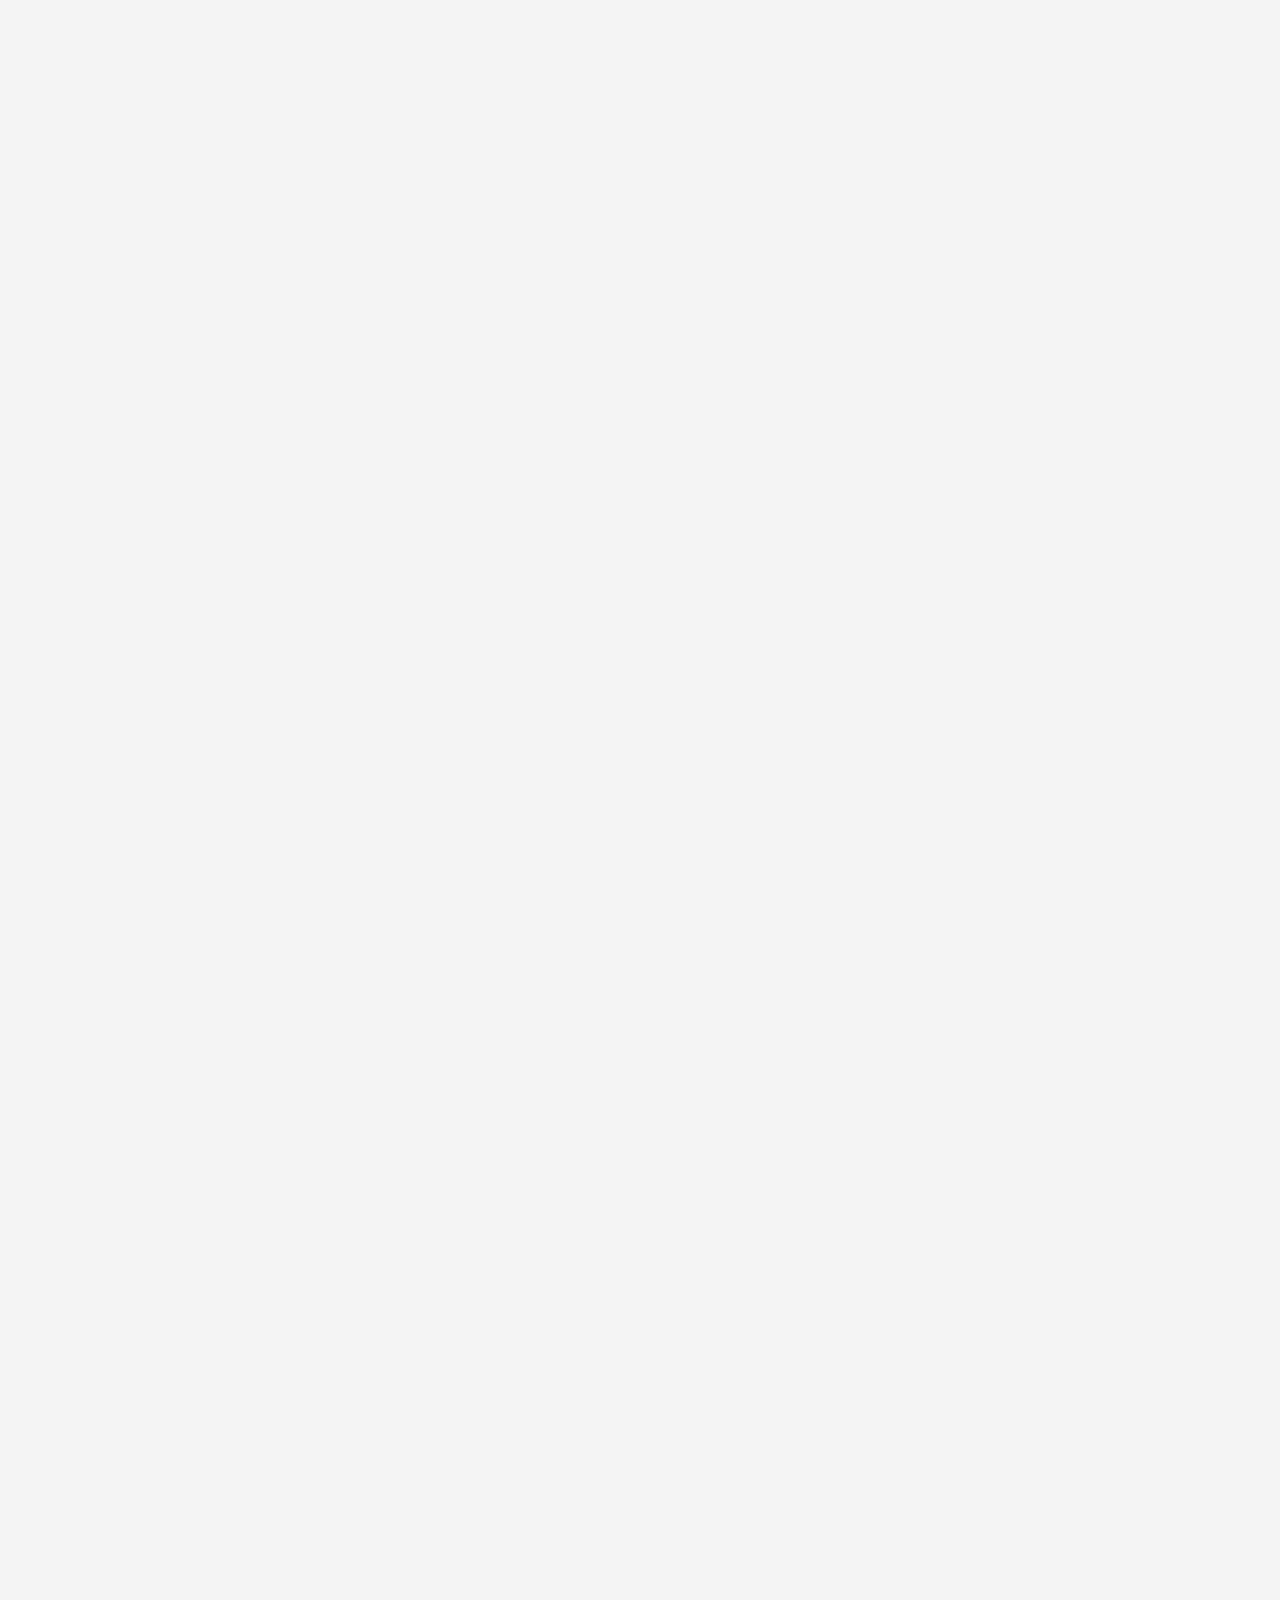
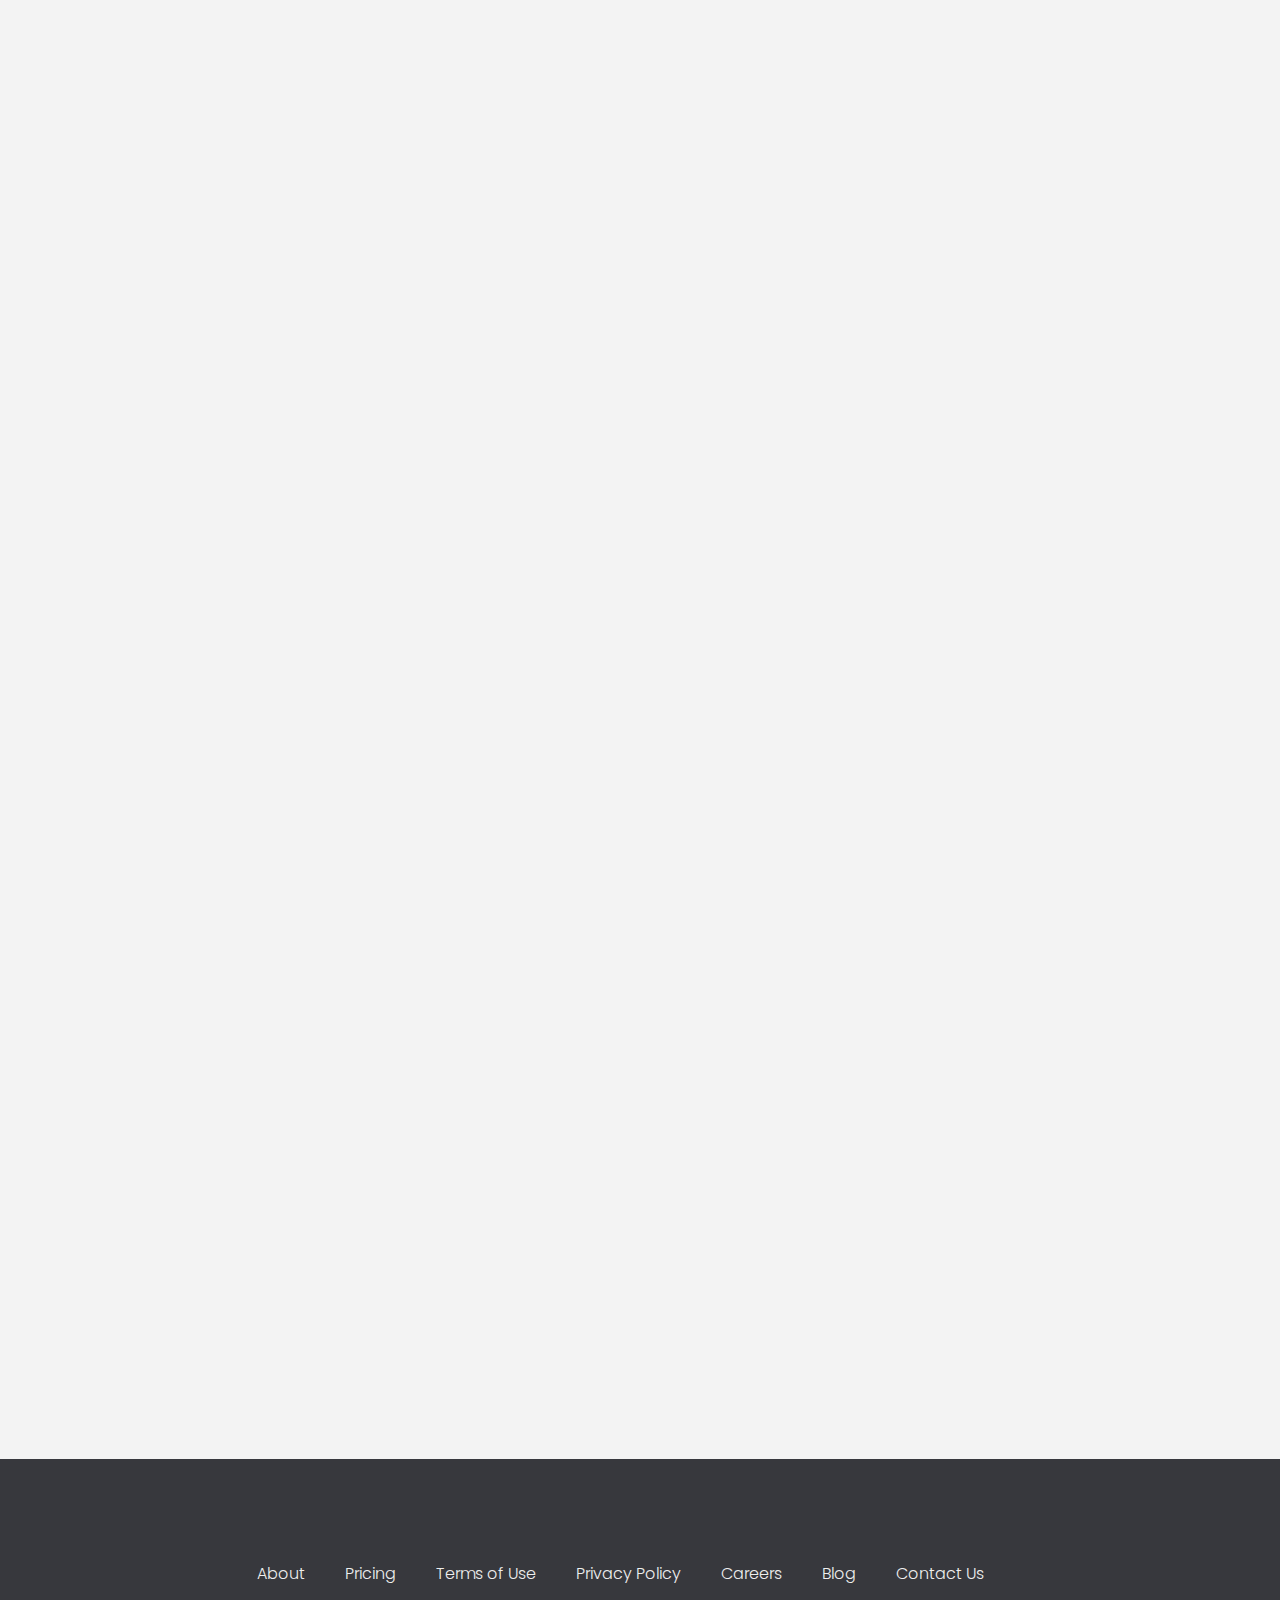
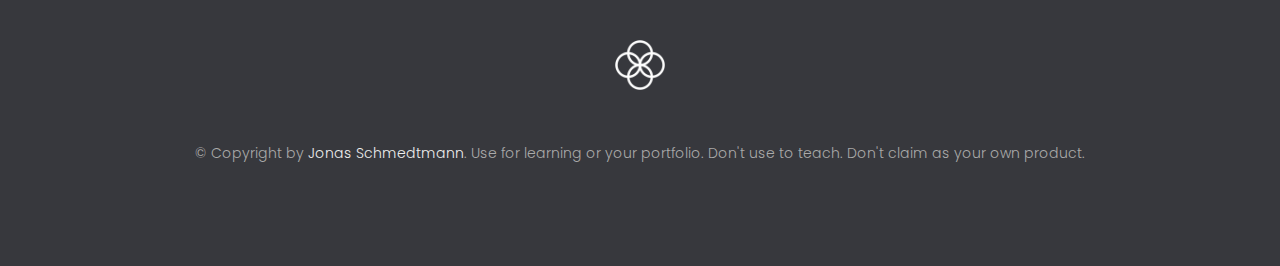
<file: 01-Fundamentals-Part-1/13-Advanced-DOM-Bankist/starter/index.html>
<!DOCTYPE html>
<html lang="en">
  <head>
    <meta charset="UTF-8" />
    <meta name="viewport" content="width=device-width, initial-scale=1.0" />
    <meta http-equiv="X-UA-Compatible" content="ie=edge" />
    <link rel="shortcut icon" type="image/png" href="img/icon.png" />

    <link
      href="https://fonts.googleapis.com/css?family=Poppins:300,400,500,600&display=swap"
      rel="stylesheet"
    />
    <link rel="stylesheet" href="style.css" />
    <title>Bankist | When Banking meets Minimalist</title>
  </head>
  <body>
    <header class="header">
      <nav class="nav">
        <img
          src="img/logo.png"
          alt="Bankist logo"
          class="nav__logo"
          Designer="Jonas"
          data-version-number="3.0"
          id="logo"
        />
        <ul class="nav__links">
          <li class="nav__item">
            <a class="nav__link" href="#section--1">Features</a>
          </li>
          <li class="nav__item">
            <a class="nav__link" href="#section--2">Operations</a>
          </li>
          <li class="nav__item">
            <a class="nav__link" href="#section--3">Testimonials</a>
          </li>
          <li class="nav__item">
            <a class="nav__link nav__link--btn btn--show-modal" href="#"
              >Open account</a
            >
          </li>
        </ul>
      </nav>

      <div class="header__title">
        <h1>
          When
          <!-- Green highlight effect -->
          <span class="highlight">banking</span>
          meets<br />
          <span class="highlight">minimalist</span>
        </h1>
        <h4>A simpler banking experience for a simpler life.</h4>
        <button class="btn--text btn--scroll-to">Learn more &DownArrow;</button>
        <img
          src="img/hero.png"
          class="header__img"
          alt="Minimalist bank items"
        />
      </div>
    </header>

    <section class="section" id="section--1">
      <div class="section__title">
        <h2 class="section__description">Features</h2>
        <h3 class="section__header">
          Everything you need in a modern bank and more.
        </h3>
      </div>

      <div class="features">
        <img
          src="img/digital-lazy.jpg"
          data-src="img/digital.jpg"
          alt="Computer"
          class="features__img lazy-img"
        />
        <div class="features__feature">
          <div class="features__icon">
            <svg>
              <use xlink:href="img/icons.svg#icon-monitor"></use>
            </svg>
          </div>
          <h5 class="features__header">100% digital bank</h5>
          <p>
            Lorem ipsum dolor sit amet consectetur adipisicing elit. Unde alias
            sint quos? Accusantium a fugiat porro reiciendis saepe quibusdam
            debitis ducimus.
          </p>
        </div>

        <div class="features__feature">
          <div class="features__icon">
            <svg>
              <use xlink:href="img/icons.svg#icon-trending-up"></use>
            </svg>
          </div>
          <h5 class="features__header">Watch your money grow</h5>
          <p>
            Nesciunt quos autem dolorum voluptates cum dolores dicta fuga
            inventore ab? Nulla incidunt eius numquam sequi iste pariatur
            quibusdam!
          </p>
        </div>
        <img
          src="img/grow-lazy.jpg"
          data-src="img/grow.jpg"
          alt="Plant"
          class="features__img lazy-img"
        />

        <img
          src="img/card-lazy.jpg"
          data-src="img/card.jpg"
          alt="Credit card"
          class="features__img lazy-img"
        />
        <div class="features__feature">
          <div class="features__icon">
            <svg>
              <use xlink:href="img/icons.svg#icon-credit-card"></use>
            </svg>
          </div>
          <h5 class="features__header">Free debit card included</h5>
          <p>
            Quasi, fugit in cumque cupiditate reprehenderit debitis animi enim
            eveniet consequatur odit quam quos possimus assumenda dicta fuga
            inventore ab.
          </p>
        </div>
      </div>
    </section>

    <section class="section" id="section--2">
      <div class="section__title">
        <h2 class="section__description">Operations</h2>
        <h3 class="section__header">
          Everything as simple as possible, but no simpler.
        </h3>
      </div>

      <div class="operations">
        <div class="operations__tab-container">
          <button
            class="btn operations__tab operations__tab--1 operations__tab--active"
            data-tab="1"
          >
            <span>01</span>Instant Transfers
          </button>
          <button class="btn operations__tab operations__tab--2" data-tab="2">
            <span>02</span>Instant Loans
          </button>
          <button class="btn operations__tab operations__tab--3" data-tab="3">
            <span>03</span>Instant Closing
          </button>
        </div>
        <div
          class="operations__content operations__content--1 operations__content--active"
        >
          <div class="operations__icon operations__icon--1">
            <svg>
              <use xlink:href="img/icons.svg#icon-upload"></use>
            </svg>
          </div>
          <h5 class="operations__header">
            Tranfser money to anyone, instantly! No fees, no BS.
          </h5>
          <p>
            Lorem ipsum dolor sit amet, consectetur adipisicing elit, sed do
            eiusmod tempor incididunt ut labore et dolore magna aliqua. Ut enim
            ad minim veniam, quis nostrud exercitation ullamco laboris nisi ut
            aliquip ex ea commodo consequat.
          </p>
        </div>

        <div class="operations__content operations__content--2">
          <div class="operations__icon operations__icon--2">
            <svg>
              <use xlink:href="img/icons.svg#icon-home"></use>
            </svg>
          </div>
          <h5 class="operations__header">
            Buy a home or make your dreams come true, with instant loans.
          </h5>
          <p>
            Duis aute irure dolor in reprehenderit in voluptate velit esse
            cillum dolore eu fugiat nulla pariatur. Excepteur sint occaecat
            cupidatat non proident, sunt in culpa qui officia deserunt mollit
            anim id est laborum.
          </p>
        </div>
        <div class="operations__content operations__content--3">
          <div class="operations__icon operations__icon--3">
            <svg>
              <use xlink:href="img/icons.svg#icon-user-x"></use>
            </svg>
          </div>
          <h5 class="operations__header">
            No longer need your account? No problem! Close it instantly.
          </h5>
          <p>
            Excepteur sint occaecat cupidatat non proident, sunt in culpa qui
            officia deserunt mollit anim id est laborum. Ut enim ad minim
            veniam, quis nostrud exercitation ullamco laboris nisi ut aliquip ex
            ea commodo consequat.
          </p>
        </div>
      </div>
    </section>

    <section class="section" id="section--3">
      <div class="section__title section__title--testimonials">
        <h2 class="section__description">Not sure yet?</h2>
        <h3 class="section__header">
          Millions of Bankists are already making their lifes simpler.
        </h3>
      </div>

      <div class="slider">
        <!-- <div class="slide slide--1">
          <div class="testimonial">
            <h5 class="testimonial__header">Best financial decision ever!</h5>
            <blockquote class="testimonial__text">
              Lorem ipsum dolor sit, amet consectetur adipisicing elit.
              Accusantium quas quisquam non? Quas voluptate nulla minima
              deleniti optio ullam nesciunt, numquam corporis et asperiores
              laboriosam sunt, praesentium suscipit blanditiis. Necessitatibus
              id alias reiciendis, perferendis facere pariatur dolore veniam
              autem esse non voluptatem saepe provident nihil molestiae.
            </blockquote>
            <address class="testimonial__author">
              <img src="img/user-1.jpg" alt="" class="testimonial__photo" />
              <h6 class="testimonial__name">Aarav Lynn</h6>
              <p class="testimonial__location">San Francisco, USA</p>
            </address>
          </div>
        </div>

        <div class="slide slide--2">
          <div class="testimonial">
            <h5 class="testimonial__header">
              The last step to becoming a complete minimalist
            </h5>
            <blockquote class="testimonial__text">
              Quisquam itaque deserunt ullam, quia ea repellendus provident,
              ducimus neque ipsam modi voluptatibus doloremque, corrupti
              laborum. Incidunt numquam perferendis veritatis neque repellendus.
              Lorem, ipsum dolor sit amet consectetur adipisicing elit. Illo
              deserunt exercitationem deleniti.
            </blockquote>
            <address class="testimonial__author">
              <img src="img/user-2.jpg" alt="" class="testimonial__photo" />
              <h6 class="testimonial__name">Miyah Miles</h6>
              <p class="testimonial__location">London, UK</p>
            </address>
          </div>
        </div>

        <div class="slide slide--3">
          <div class="testimonial">
            <h5 class="testimonial__header">
              Finally free from old-school banks
            </h5>
            <blockquote class="testimonial__text">
              Debitis, nihil sit minus suscipit magni aperiam vel tenetur
              incidunt commodi architecto numquam omnis nulla autem,
              necessitatibus blanditiis modi similique quidem. Odio aliquam
              culpa dicta beatae quod maiores ipsa minus consequatur error sunt,
              deleniti saepe aliquid quos inventore sequi. Necessitatibus id
              alias reiciendis, perferendis facere.
            </blockquote>
            <address class="testimonial__author">
              <img src="img/user-3.jpg" alt="" class="testimonial__photo" />
              <h6 class="testimonial__name">Francisco Gomes</h6>
              <p class="testimonial__location">Lisbon, Portugal</p>
            </address>
          </div>
        </div> -->

        <div class="slide"><img src="img/img-1.jpg" alt="Photo 1" /></div>
        <div class="slide"><img src="img/img-2.jpg" alt="Photo 2" /></div>
        <div class="slide"><img src="img/img-3.jpg" alt="Photo 3" /></div>
        <div class="slide"><img src="img/img-4.jpg" alt="Photo 4" /></div>
        <button class="slider__btn slider__btn--left">&larr;</button>
        <button class="slider__btn slider__btn--right">&rarr;</button>
        <div class="dots"></div>
      </div>
    </section>

    <section class="section section--sign-up">
      <div class="section__title">
        <h3 class="section__header">
          The best day to join Bankist was one year ago. The second best is
          today!
        </h3>
      </div>
      <button class="btn btn--show-modal">Open your free account today!</button>
    </section>

    <footer class="footer">
      <ul class="footer__nav">
        <li class="footer__item">
          <a class="footer__link" href="#">About</a>
        </li>
        <li class="footer__item">
          <a class="footer__link" href="#">Pricing</a>
        </li>
        <li class="footer__item">
          <a class="footer__link" href="#">Terms of Use</a>
        </li>
        <li class="footer__item">
          <a class="footer__link" href="#">Privacy Policy</a>
        </li>
        <li class="footer__item">
          <a class="footer__link" href="#">Careers</a>
        </li>
        <li class="footer__item">
          <a class="footer__link" href="#">Blog</a>
        </li>
        <li class="footer__item">
          <a class="footer__link" href="#">Contact Us</a>
        </li>
      </ul>
      <img src="img/icon.png" alt="Logo" class="footer__logo" />
      <p class="footer__copyright">
        &copy; Copyright by
        <a
          class="footer__link twitter-link"
          target="_blank"
          href="https://twitter.com/jonasschmedtman"
          >Jonas Schmedtmann</a
        >. Use for learning or your portfolio. Don't use to teach. Don't claim
        as your own product.
      </p>
    </footer>

    <div class="modal hidden">
      <button class="btn--close-modal">&times;</button>
      <h2 class="modal__header">
        Open your bank account <br />
        in just <span class="highlight">5 minutes</span>
      </h2>
      <form class="modal__form">
        <label>First Name</label>
        <input type="text" />
        <label>Last Name</label>
        <input type="text" />
        <label>Email Address</label>
        <input type="email" />
        <button class="btn">Next step &rarr;</button>
      </form>
    </div>
    <div class="overlay hidden"></div>

    <script src="script.js"></script>
  </body>
</html>
</file>
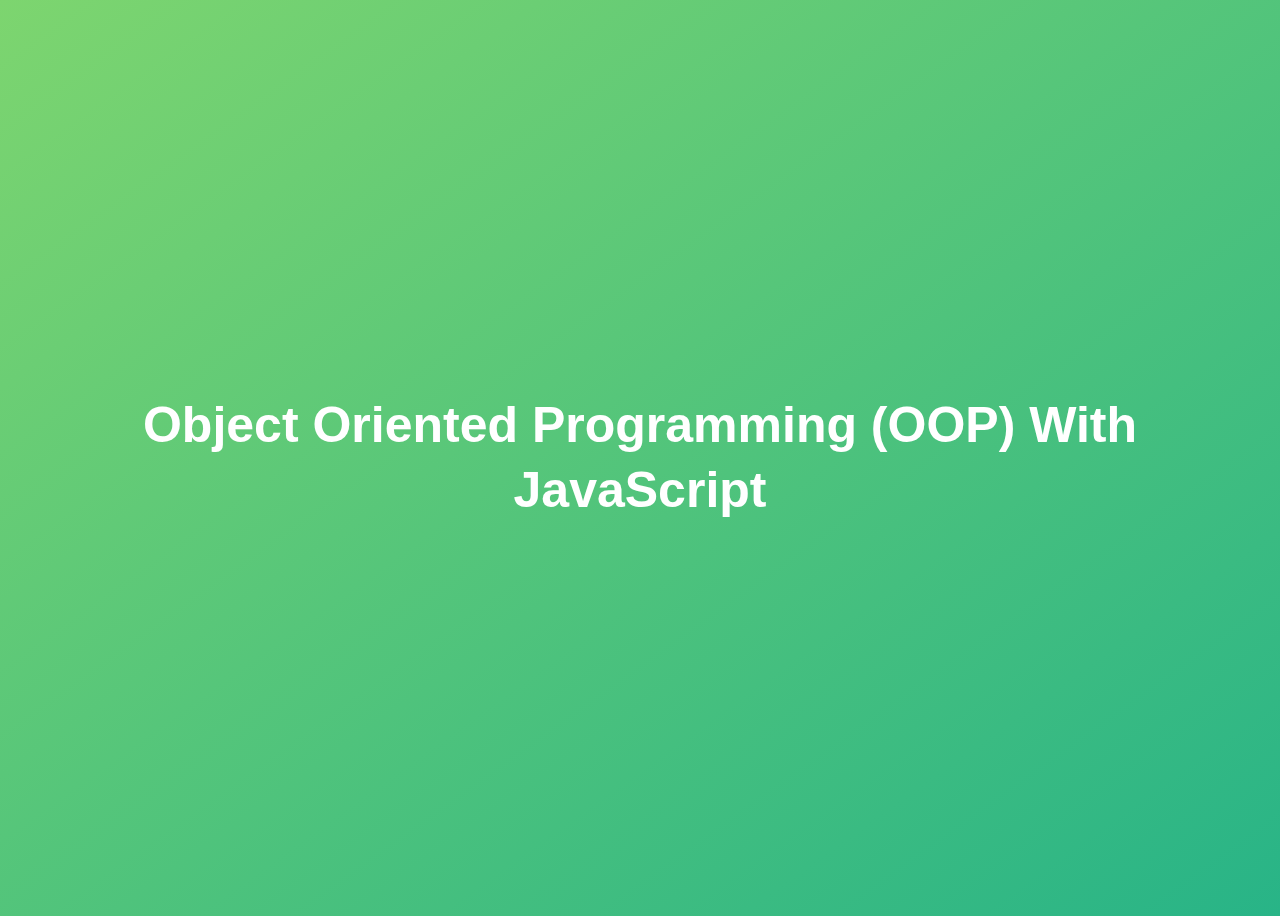
<file: 01-Fundamentals-Part-1/14-OOP/final/index.html>
<!DOCTYPE html>
<html lang="en">
  <head>
    <meta charset="UTF-8" />
    <meta name="viewport" content="width=device-width, initial-scale=1.0" />
    <meta http-equiv="X-UA-Compatible" content="ie=edge" />
    <title>Object Oriented Programming (OOP) With JavaScript</title>
    <style>
      body {
        height: 100vh;
        display: flex;
        align-items: center;
        background: linear-gradient(to top left, #28b487, #7dd56f);
      }
      h1 {
        font-family: sans-serif;
        font-size: 50px;
        line-height: 1.3;
        width: 100%;
        padding: 30px;
        text-align: center;
        color: white;
      }
    </style>
    <script defer src="script.js"></script>
  </head>
  <body>
    <h1>Object Oriented Programming (OOP) With JavaScript</h1>
  </body>
</html>
</file>
<file: Guess-Number-New/style.css>
@import url("https://fonts.googleapis.com/css?family=Press+Start+2P&display=swap");

* {
  margin: 0;
  padding: 0;
  box-sizing: inherit;
}

html {
  font-size: 62.5%;
  box-sizing: border-box;
}

body {
  font-family: "Press Start 2P", sans-serif;
  color: #eee;
  background-color: #222;
  /* background-color: #60b347; */
}

/* LAYOUT */
header {
  position: relative;
  height: 35vh;
  border-bottom: 7px solid #eee;
}

main {
  height: 65vh;
  color: #eee;
  display: flex;
  align-items: center;
  justify-content: space-around;
}

.left {
  width: 52rem;
  display: flex;
  flex-direction: column;
  align-items: center;
}

.right {
  width: 52rem;
  font-size: 2rem;
}

/* ELEMENTS STYLE */
h1 {
  font-size: 4rem;
  text-align: center;
  position: absolute;
  width: 100%;
  top: 52%;
  left: 50%;
  transform: translate(-50%, -50%);
}

.number {
  background: #eee;
  color: #333;
  font-size: 6rem;
  width: 15rem;
  padding: 3rem 0rem;
  text-align: center;
  position: absolute;
  bottom: 0;
  left: 50%;
  transform: translate(-50%, 50%);
}

.between {
  font-size: 1.4rem;
  position: absolute;
  top: 2rem;
  right: 2rem;
}

.again {
  position: absolute;
  top: 2rem;
  left: 2rem;
}

.guess {
  background: none;
  border: 4px solid #eee;
  font-family: inherit;
  color: inherit;
  font-size: 5rem;
  padding: 2.5rem;
  width: 25rem;
  text-align: center;
  display: block;
  margin-bottom: 3rem;
}

.btn {
  border: none;
  background-color: #eee;
  color: #222;
  font-size: 2rem;
  font-family: inherit;
  padding: 2rem 3rem;
  cursor: pointer;
}

.btn:hover {
  background-color: #ccc;
}

.message {
  margin-bottom: 8rem;
  height: 3rem;
}

.label-score {
  margin-bottom: 2rem;
}
</file>
<file: 06-Modal/final/style.css>
* {
  margin: 0;
  padding: 0;
  box-sizing: inherit;
}

html {
  font-size: 62.5%;
  box-sizing: border-box;
}

body {
  font-family: sans-serif;
  color: #333;
  line-height: 1.5;
  height: 100vh;
  position: relative;
  display: flex;
  align-items: flex-start;
  justify-content: center;
  background: linear-gradient(to top left, #28b487, #7dd56f);
}

.show-modal {
  font-size: 2rem;
  font-weight: 600;
  padding: 1.75rem 3.5rem;
  margin: 5rem 2rem;
  border: none;
  background-color: #fff;
  color: #444;
  border-radius: 10rem;
  cursor: pointer;
}

.close-modal {
  position: absolute;
  top: 1.2rem;
  right: 2rem;
  font-size: 5rem;
  color: #333;
  cursor: pointer;
  border: none;
  background: none;
}

h1 {
  font-size: 2.5rem;
  margin-bottom: 2rem;
}

p {
  font-size: 1.8rem;
}

/* -------------------------- */
/* CLASSES TO MAKE MODAL WORK */
.hidden {
  display: none;
}

.modal {
  position: absolute;
  top: 50%;
  left: 50%;
  transform: translate(-50%, -50%);
  width: 70%;

  background-color: white;
  padding: 6rem;
  border-radius: 5px;
  box-shadow: 0 3rem 5rem rgba(0, 0, 0, 0.3);
  z-index: 10;
}

.overlay {
  position: absolute;
  top: 0;
  left: 0;
  width: 100%;
  height: 100%;
  background-color: rgba(0, 0, 0, 0.6);
  backdrop-filter: blur(3px);
  z-index: 5;
}
</file>
<file: 07-Pig-Game/final/style.css>
@import url('https://fonts.googleapis.com/css2?family=Nunito&display=swap');

* {
  margin: 0;
  padding: 0;
  box-sizing: inherit;
}

html {
  font-size: 62.5%;
  box-sizing: border-box;
}

body {
  font-family: 'Nunito', sans-serif;
  font-weight: 400;
  height: 100vh;
  color: #333;
  background-image: linear-gradient(to top left, #753682 0%, #bf2e34 100%);
  display: flex;
  align-items: center;
  justify-content: center;
}

/* LAYOUT */
main {
  position: relative;
  width: 100rem;
  height: 60rem;
  background-color: rgba(255, 255, 255, 0.35);
  backdrop-filter: blur(200px);
  filter: blur();
  box-shadow: 0 3rem 5rem rgba(0, 0, 0, 0.25);
  border-radius: 9px;
  overflow: hidden;
  display: flex;
}

.player {
  flex: 50%;
  padding: 9rem;
  display: flex;
  flex-direction: column;
  align-items: center;
  transition: all 0.75s;
}

/* ELEMENTS */
.name {
  position: relative;
  font-size: 4rem;
  text-transform: uppercase;
  letter-spacing: 1px;
  word-spacing: 2px;
  font-weight: 300;
  margin-bottom: 1rem;
}

.score {
  font-size: 8rem;
  font-weight: 300;
  color: #c7365f;
  margin-bottom: auto;
}

.player--active {
  background-color: rgba(255, 255, 255, 0.4);
}
.player--active .name {
  font-weight: 700;
}
.player--active .score {
  font-weight: 400;
}

.player--active .current {
  opacity: 1;
}

.current {
  background-color: #c7365f;
  opacity: 0.8;
  border-radius: 9px;
  color: #fff;
  width: 65%;
  padding: 2rem;
  text-align: center;
  transition: all 0.75s;
}

.current-label {
  text-transform: uppercase;
  margin-bottom: 1rem;
  font-size: 1.7rem;
  color: #ddd;
}

.current-score {
  font-size: 3.5rem;
}

/* ABSOLUTE POSITIONED ELEMENTS */
.btn {
  position: absolute;
  left: 50%;
  transform: translateX(-50%);
  color: #444;
  background: none;
  border: none;
  font-family: inherit;
  font-size: 1.8rem;
  text-transform: uppercase;
  cursor: pointer;
  font-weight: 400;
  transition: all 0.2s;

  background-color: white;
  background-color: rgba(255, 255, 255, 0.6);
  backdrop-filter: blur(10px);

  padding: 0.7rem 2.5rem;
  border-radius: 50rem;
  box-shadow: 0 1.75rem 3.5rem rgba(0, 0, 0, 0.1);
}

.btn::first-letter {
  font-size: 2.4rem;
  display: inline-block;
  margin-right: 0.7rem;
}

.btn--new {
  top: 4rem;
}
.btn--roll {
  top: 39.3rem;
}
.btn--hold {
  top: 46.1rem;
}

.btn:active {
  transform: translate(-50%, 3px);
  box-shadow: 0 1rem 2rem rgba(0, 0, 0, 0.15);
}

.btn:focus {
  outline: none;
}

.dice {
  position: absolute;
  left: 50%;
  top: 16.5rem;
  transform: translateX(-50%);
  height: 10rem;
  box-shadow: 0 2rem 5rem rgba(0, 0, 0, 0.2);
}

.player--winner {
  background-color: #2f2f2f;
}

.player--winner .name {
  font-weight: 700;
  color: #c7365f;
}

.hidden {
  display: none;
}
</file>
<file: 01-Fundamentals-Part-1/11-Arrays-Bankist/final/style.css>
/*
 * Use this CSS to learn some intersting techniques,
 * in case you're wondering how I built the UI.
 * Have fun! 😁
 */

* {
  margin: 0;
  padding: 0;
  box-sizing: inherit;
}

html {
  font-size: 62.5%;
  box-sizing: border-box;
}

body {
  font-family: 'Poppins', sans-serif;
  color: #444;
  background-color: #f3f3f3;
  height: 100vh;
  padding: 2rem;
}

nav {
  display: flex;
  justify-content: space-between;
  align-items: center;
  padding: 0 2rem;
}

.welcome {
  font-size: 1.9rem;
  font-weight: 500;
}

.logo {
  height: 5.25rem;
}

.login {
  display: flex;
}

.login__input {
  border: none;
  padding: 0.5rem 2rem;
  font-size: 1.6rem;
  font-family: inherit;
  text-align: center;
  width: 12rem;
  border-radius: 10rem;
  margin-right: 1rem;
  color: inherit;
  border: 1px solid #fff;
  transition: all 0.3s;
}

.login__input:focus {
  outline: none;
  border: 1px solid #ccc;
}

.login__input::placeholder {
  color: #bbb;
}

.login__btn {
  border: none;
  background: none;
  font-size: 2.2rem;
  color: inherit;
  cursor: pointer;
  transition: all 0.3s;
}

.login__btn:hover,
.login__btn:focus,
.btn--sort:hover,
.btn--sort:focus {
  outline: none;
  color: #777;
}

/* MAIN */
.app {
  position: relative;
  max-width: 100rem;
  margin: 4rem auto;
  display: grid;
  grid-template-columns: 4fr 3fr;
  grid-template-rows: auto repeat(3, 15rem) auto;
  gap: 2rem;

  /* NOTE This creates the fade in/out anumation */
  opacity: 0;
  transition: all 1s;
}

.balance {
  grid-column: 1 / span 2;
  display: flex;
  align-items: flex-end;
  justify-content: space-between;
  margin-bottom: 2rem;
}

.balance__label {
  font-size: 2.2rem;
  font-weight: 500;
  margin-bottom: -0.2rem;
}

.balance__date {
  font-size: 1.4rem;
  color: #888;
}

.balance__value {
  font-size: 4.5rem;
  font-weight: 400;
}

/* MOVEMENTS */
.movements {
  grid-row: 2 / span 3;
  background-color: #fff;
  border-radius: 1rem;
  overflow: scroll;
}

.movements__row {
  padding: 2.25rem 4rem;
  display: flex;
  align-items: center;
  border-bottom: 1px solid #eee;
}

.movements__type {
  font-size: 1.1rem;
  text-transform: uppercase;
  font-weight: 500;
  color: #fff;
  padding: 0.1rem 1rem;
  border-radius: 10rem;
  margin-right: 2rem;
}

.movements__date {
  font-size: 1.1rem;
  text-transform: uppercase;
  font-weight: 500;
  color: #666;
}

.movements__type--deposit {
  background-image: linear-gradient(to top left, #39b385, #9be15d);
}

.movements__type--withdrawal {
  background-image: linear-gradient(to top left, #e52a5a, #ff585f);
}

.movements__value {
  font-size: 1.7rem;
  margin-left: auto;
}

/* SUMMARY */
.summary {
  grid-row: 5 / 6;
  display: flex;
  align-items: baseline;
  padding: 0 0.3rem;
  margin-top: 1rem;
}

.summary__label {
  font-size: 1.2rem;
  font-weight: 500;
  text-transform: uppercase;
  margin-right: 0.8rem;
}

.summary__value {
  font-size: 2.2rem;
  margin-right: 2.5rem;
}

.summary__value--in,
.summary__value--interest {
  color: #66c873;
}

.summary__value--out {
  color: #f5465d;
}

.btn--sort {
  margin-left: auto;
  border: none;
  background: none;
  font-size: 1.3rem;
  font-weight: 500;
  cursor: pointer;
}

/* OPERATIONS */
.operation {
  border-radius: 1rem;
  padding: 3rem 4rem;
  color: #333;
}

.operation--transfer {
  background-image: linear-gradient(to top left, #ffb003, #ffcb03);
}

.operation--loan {
  background-image: linear-gradient(to top left, #39b385, #9be15d);
}

.operation--close {
  background-image: linear-gradient(to top left, #e52a5a, #ff585f);
}

h2 {
  margin-bottom: 1.5rem;
  font-size: 1.7rem;
  font-weight: 600;
  color: #333;
}

.form {
  display: grid;
  grid-template-columns: 2.5fr 2.5fr 1fr;
  grid-template-rows: auto auto;
  gap: 0.4rem 1rem;
}

/* Exceptions for interst */
.form.form--loan {
  grid-template-columns: 2.5fr 1fr 2.5fr;
}
.form__label--loan {
  grid-row: 2;
}
/* End exceptions */

.form__input {
  width: 100%;
  border: none;
  background-color: rgba(255, 255, 255, 0.4);
  font-family: inherit;
  font-size: 1.5rem;
  text-align: center;
  color: #333;
  padding: 0.3rem 1rem;
  border-radius: 0.7rem;
  transition: all 0.3s;
}

.form__input:focus {
  outline: none;
  background-color: rgba(255, 255, 255, 0.6);
}

.form__label {
  font-size: 1.3rem;
  text-align: center;
}

.form__btn {
  border: none;
  border-radius: 0.7rem;
  font-size: 1.8rem;
  background-color: #fff;
  cursor: pointer;
  transition: all 0.3s;
}

.form__btn:focus {
  outline: none;
  background-color: rgba(255, 255, 255, 0.8);
}

.logout-timer {
  padding: 0 0.3rem;
  margin-top: 1.9rem;
  text-align: right;
  font-size: 1.25rem;
}

.timer {
  font-weight: 600;
}
</file>
<file: 01-Fundamentals-Part-1/13-Advanced-DOM-Bankist/final/style.css>
/* The page is NOT responsive. You can implement responsiveness yourself if you wanna have some fun 😃 */

:root {
  --color-primary: #5ec576;
  --color-secondary: #ffcb03;
  --color-tertiary: #ff585f;
  --color-primary-darker: #4bbb7d;
  --color-secondary-darker: #ffbb00;
  --color-tertiary-darker: #fd424b;
  --color-primary-opacity: #5ec5763a;
  --color-secondary-opacity: #ffcd0331;
  --color-tertiary-opacity: #ff58602d;
  --gradient-primary: linear-gradient(to top left, #39b385, #9be15d);
  --gradient-secondary: linear-gradient(to top left, #ffb003, #ffcb03);
}

* {
  margin: 0;
  padding: 0;
  box-sizing: inherit;
}

html {
  font-size: 62.5%;
  box-sizing: border-box;
}

body {
  font-family: 'Poppins', sans-serif;
  font-weight: 300;
  color: #444;
  line-height: 1.9;
  background-color: #f3f3f3;
}

/* GENERAL ELEMENTS */
.section {
  padding: 15rem 3rem;
  border-top: 1px solid #ddd;

  transition: transform 1s, opacity 1s;
}

.section--hidden {
  opacity: 0;
  transform: translateY(8rem);
}

.section__title {
  max-width: 80rem;
  margin: 0 auto 8rem auto;
}

.section__description {
  font-size: 1.8rem;
  font-weight: 600;
  text-transform: uppercase;
  color: var(--color-primary);
  margin-bottom: 1rem;
}

.section__header {
  font-size: 4rem;
  line-height: 1.3;
  font-weight: 500;
}

.btn {
  display: inline-block;
  background-color: var(--color-primary);
  font-size: 1.6rem;
  font-family: inherit;
  font-weight: 500;
  border: none;
  padding: 1.25rem 4.5rem;
  border-radius: 10rem;
  cursor: pointer;
  transition: all 0.3s;
}

.btn:hover {
  background-color: var(--color-primary-darker);
}

.btn--text {
  display: inline-block;
  background: none;
  font-size: 1.7rem;
  font-family: inherit;
  font-weight: 500;
  color: var(--color-primary);
  border: none;
  border-bottom: 1px solid currentColor;
  padding-bottom: 2px;
  cursor: pointer;
  transition: all 0.3s;
}

p {
  color: #666;
}

/* This is BAD for accessibility! Don't do in the real world! */
button:focus {
  outline: none;
}

img {
  transition: filter 0.5s;
}

.lazy-img {
  filter: blur(20px);
}

/* NAVIGATION */
.nav {
  display: flex;
  justify-content: space-between;
  align-items: center;
  height: 9rem;
  width: 100%;
  padding: 0 6rem;
  z-index: 100;
}

/* nav and stickly class at the same time */
.nav.sticky {
  position: fixed;
  background-color: rgba(255, 255, 255, 0.95);
}

.nav__logo {
  height: 4.5rem;
  transition: all 0.3s;
}

.nav__links {
  display: flex;
  align-items: center;
  list-style: none;
}

.nav__item {
  margin-left: 4rem;
}

.nav__link:link,
.nav__link:visited {
  font-size: 1.7rem;
  font-weight: 400;
  color: inherit;
  text-decoration: none;
  display: block;
  transition: all 0.3s;
}

.nav__link--btn:link,
.nav__link--btn:visited {
  padding: 0.8rem 2.5rem;
  border-radius: 3rem;
  background-color: var(--color-primary);
  color: #222;
}

.nav__link--btn:hover,
.nav__link--btn:active {
  color: inherit;
  background-color: var(--color-primary-darker);
  color: #333;
}

/* HEADER */
.header {
  padding: 0 3rem;
  height: 100vh;
  display: flex;
  flex-direction: column;
  align-items: center;
}

.header__title {
  flex: 1;

  max-width: 115rem;
  display: grid;
  grid-template-columns: 3fr 2fr;
  row-gap: 3rem;
  align-content: center;
  justify-content: center;

  align-items: start;
  justify-items: start;
}

h1 {
  font-size: 5.5rem;
  line-height: 1.35;
}

h4 {
  font-size: 2.4rem;
  font-weight: 500;
}

.header__img {
  width: 100%;
  grid-column: 2 / 3;
  grid-row: 1 / span 4;
  transform: translateY(-6rem);
}

.highlight {
  position: relative;
}

.highlight::after {
  display: block;
  content: '';
  position: absolute;
  bottom: 0;
  left: 0;
  height: 100%;
  width: 100%;
  z-index: -1;
  opacity: 0.7;
  transform: scale(1.07, 1.05) skewX(-15deg);
  background-image: var(--gradient-primary);
}

/* FEATURES */
.features {
  display: grid;
  grid-template-columns: 1fr 1fr;
  gap: 4rem;
  margin: 0 12rem;
}

.features__img {
  width: 100%;
}

.features__feature {
  align-self: center;
  justify-self: center;
  width: 70%;
  font-size: 1.5rem;
}

.features__icon {
  display: flex;
  align-items: center;
  justify-content: center;
  background-color: var(--color-primary-opacity);
  height: 5.5rem;
  width: 5.5rem;
  border-radius: 50%;
  margin-bottom: 2rem;
}

.features__icon svg {
  height: 2.5rem;
  width: 2.5rem;
  fill: var(--color-primary);
}

.features__header {
  font-size: 2rem;
  margin-bottom: 1rem;
}

/* OPERATIONS */
.operations {
  max-width: 100rem;
  margin: 12rem auto 0 auto;

  background-color: #fff;
}

.operations__tab-container {
  display: flex;
  justify-content: center;
}

.operations__tab {
  margin-right: 2.5rem;
  transform: translateY(-50%);
}

.operations__tab span {
  margin-right: 1rem;
  font-weight: 600;
  display: inline-block;
}

.operations__tab--1 {
  background-color: var(--color-secondary);
}

.operations__tab--1:hover {
  background-color: var(--color-secondary-darker);
}

.operations__tab--3 {
  background-color: var(--color-tertiary);
  margin: 0;
}

.operations__tab--3:hover {
  background-color: var(--color-tertiary-darker);
}

.operations__tab--active {
  transform: translateY(-66%);
}

.operations__content {
  display: none;

  /* JUST PRESENTATIONAL */
  font-size: 1.7rem;
  padding: 2.5rem 7rem 6.5rem 7rem;
}

.operations__content--active {
  display: grid;
  grid-template-columns: 7rem 1fr;
  column-gap: 3rem;
  row-gap: 0.5rem;
}

.operations__header {
  font-size: 2.25rem;
  font-weight: 500;
  align-self: center;
}

.operations__icon {
  display: flex;
  align-items: center;
  justify-content: center;
  height: 7rem;
  width: 7rem;
  border-radius: 50%;
}

.operations__icon svg {
  height: 2.75rem;
  width: 2.75rem;
}

.operations__content p {
  grid-column: 2;
}

.operations__icon--1 {
  background-color: var(--color-secondary-opacity);
}
.operations__icon--2 {
  background-color: var(--color-primary-opacity);
}
.operations__icon--3 {
  background-color: var(--color-tertiary-opacity);
}
.operations__icon--1 svg {
  fill: var(--color-secondary-darker);
}
.operations__icon--2 svg {
  fill: var(--color-primary);
}
.operations__icon--3 svg {
  fill: var(--color-tertiary);
}

/* SLIDER */
.slider {
  max-width: 100rem;
  height: 50rem;
  margin: 0 auto;
  position: relative;

  /* IN THE END */
  overflow: hidden;
}

.slide {
  position: absolute;
  top: 0;
  width: 100%;
  height: 50rem;

  display: flex;
  align-items: center;
  justify-content: center;

  /* THIS creates the animation! */
  transition: transform 1s;
}

.slide > img {
  /* Only for images that have different size than slide */
  width: 100%;
  height: 100%;
  object-fit: cover;
}

.slider__btn {
  position: absolute;
  top: 50%;
  z-index: 10;

  border: none;
  background: rgba(255, 255, 255, 0.7);
  font-family: inherit;
  color: #333;
  border-radius: 50%;
  height: 5.5rem;
  width: 5.5rem;
  font-size: 3.25rem;
  cursor: pointer;
}

.slider__btn--left {
  left: 6%;
  transform: translate(-50%, -50%);
}

.slider__btn--right {
  right: 6%;
  transform: translate(50%, -50%);
}

.dots {
  position: absolute;
  bottom: 5%;
  left: 50%;
  transform: translateX(-50%);
  display: flex;
}

.dots__dot {
  border: none;
  background-color: #b9b9b9;
  opacity: 0.7;
  height: 1rem;
  width: 1rem;
  border-radius: 50%;
  margin-right: 1.75rem;
  cursor: pointer;
  transition: all 0.5s;

  /* Only necessary when overlying images */
  /* box-shadow: 0 0.6rem 1.5rem rgba(0, 0, 0, 0.7); */
}

.dots__dot:last-child {
  margin: 0;
}

.dots__dot--active {
  /* background-color: #fff; */
  background-color: #888;
  opacity: 1;
}

/* TESTIMONIALS */
.testimonial {
  width: 65%;
  position: relative;
}

.testimonial::before {
  content: '\201C';
  position: absolute;
  top: -5.7rem;
  left: -6.8rem;
  line-height: 1;
  font-size: 20rem;
  font-family: inherit;
  color: var(--color-primary);
  z-index: -1;
}

.testimonial__header {
  font-size: 2.25rem;
  font-weight: 500;
  margin-bottom: 1.5rem;
}

.testimonial__text {
  font-size: 1.7rem;
  margin-bottom: 3.5rem;
  color: #666;
}

.testimonial__author {
  margin-left: 3rem;
  font-style: normal;

  display: grid;
  grid-template-columns: 6.5rem 1fr;
  column-gap: 2rem;
}

.testimonial__photo {
  grid-row: 1 / span 2;
  width: 6.5rem;
  border-radius: 50%;
}

.testimonial__name {
  font-size: 1.7rem;
  font-weight: 500;
  align-self: end;
  margin: 0;
}

.testimonial__location {
  font-size: 1.5rem;
}

.section__title--testimonials {
  margin-bottom: 4rem;
}

/* SIGNUP */
.section--sign-up {
  background-color: #37383d;
  border-top: none;
  border-bottom: 1px solid #444;
  text-align: center;
  padding: 10rem 3rem;
}

.section--sign-up .section__header {
  color: #fff;
  text-align: center;
}

.section--sign-up .section__title {
  margin-bottom: 6rem;
}

.section--sign-up .btn {
  font-size: 1.9rem;
  padding: 2rem 5rem;
}

/* FOOTER */
.footer {
  padding: 10rem 3rem;
  background-color: #37383d;
}

.footer__nav {
  list-style: none;
  display: flex;
  justify-content: center;
  margin-bottom: 5rem;
}

.footer__item {
  margin-right: 4rem;
}

.footer__link {
  font-size: 1.6rem;
  color: #eee;
  text-decoration: none;
}

.footer__logo {
  height: 5rem;
  display: block;
  margin: 0 auto;
  margin-bottom: 5rem;
}

.footer__copyright {
  font-size: 1.4rem;
  color: #aaa;
  text-align: center;
}

.footer__copyright .footer__link {
  font-size: 1.4rem;
}

/* MODAL WINDOW */
.modal {
  position: fixed;
  top: 50%;
  left: 50%;
  transform: translate(-50%, -50%);
  max-width: 60rem;
  background-color: #f3f3f3;
  padding: 5rem 6rem;
  box-shadow: 0 4rem 6rem rgba(0, 0, 0, 0.3);
  z-index: 1000;
  transition: all 0.5s;
}

.overlay {
  position: fixed;
  top: 0;
  left: 0;
  width: 100%;
  height: 100%;
  background-color: rgba(0, 0, 0, 0.5);
  backdrop-filter: blur(4px);
  z-index: 100;
  transition: all 0.5s;
}

.modal__header {
  font-size: 3.25rem;
  margin-bottom: 4.5rem;
  line-height: 1.5;
}

.modal__form {
  margin: 0 3rem;
  display: grid;
  grid-template-columns: 1fr 2fr;
  align-items: center;
  gap: 2.5rem;
}

.modal__form label {
  font-size: 1.7rem;
  font-weight: 500;
}

.modal__form input {
  font-size: 1.7rem;
  padding: 1rem 1.5rem;
  border: 1px solid #ddd;
  border-radius: 0.5rem;
}

.modal__form button {
  grid-column: 1 / span 2;
  justify-self: center;
  margin-top: 1rem;
}

.btn--close-modal {
  font-family: inherit;
  color: inherit;
  position: absolute;
  top: 0.5rem;
  right: 2rem;
  font-size: 4rem;
  cursor: pointer;
  border: none;
  background: none;
}

.hidden {
  visibility: hidden;
  opacity: 0;
}

/* COOKIE MESSAGE */
.cookie-message {
  display: flex;
  align-items: center;
  justify-content: space-evenly;
  width: 100%;
  background-color: white;
  color: #bbb;
  font-size: 1.5rem;
  font-weight: 400;
}
</file>
<file: 01-Fundamentals-Part-1/13-Advanced-DOM-Bankist/starter/style.css>
/* The page is NOT responsive. You can implement responsiveness yourself if you wanna have some fun 😃 */

:root {
  --color-primary: #5ec576;
  --color-secondary: #ffcb03;
  --color-tertiary: #ff585f;
  --color-primary-darker: #4bbb7d;
  --color-secondary-darker: #ffbb00;
  --color-tertiary-darker: #fd424b;
  --color-primary-opacity: #5ec5763a;
  --color-secondary-opacity: #ffcd0331;
  --color-tertiary-opacity: #ff58602d;
  --gradient-primary: linear-gradient(to top left, #39b385, #9be15d);
  --gradient-secondary: linear-gradient(to top left, #ffb003, #ffcb03);
}

* {
  margin: 0;
  padding: 0;
  box-sizing: inherit;
}

html {
  font-size: 62.5%;
  box-sizing: border-box;
}

body {
  font-family: 'Poppins', sans-serif;
  font-weight: 300;
  color: #444;
  line-height: 1.9;
  background-color: #f3f3f3;
}

/* GENERAL ELEMENTS */
.section {
  padding: 15rem 3rem;
  border-top: 1px solid #ddd;

  transition: transform 1s, opacity 1s;
}

.section--hidden {
  opacity: 0;
  transform: translateY(8rem);
}

.section__title {
  max-width: 80rem;
  margin: 0 auto 8rem auto;
}

.section__description {
  font-size: 1.8rem;
  font-weight: 600;
  text-transform: uppercase;
  color: var(--color-primary);
  margin-bottom: 1rem;
}

.section__header {
  font-size: 4rem;
  line-height: 1.3;
  font-weight: 500;
}

.btn {
  display: inline-block;
  background-color: var(--color-primary);
  font-size: 1.6rem;
  font-family: inherit;
  font-weight: 500;
  border: none;
  padding: 1.25rem 4.5rem;
  border-radius: 10rem;
  cursor: pointer;
  transition: all 0.3s;
}

.btn:hover {
  background-color: var(--color-primary-darker);
}

.btn--text {
  display: inline-block;
  background: none;
  font-size: 1.7rem;
  font-family: inherit;
  font-weight: 500;
  color: var(--color-primary);
  border: none;
  border-bottom: 1px solid currentColor;
  padding-bottom: 2px;
  cursor: pointer;
  transition: all 0.3s;
}

p {
  color: #666;
}

/* This is BAD for accessibility! Don't do in the real world! */
button:focus {
  outline: none;
}

img {
  transition: filter 0.5s;
}

.lazy-img {
  filter: blur(20px);
}

/* NAVIGATION */
.nav {
  display: flex;
  justify-content: space-between;
  align-items: center;
  height: 9rem;
  width: 100%;
  padding: 0 6rem;
  z-index: 100;
}

/* nav and stickly class at the same time */
.nav.sticky {
  position: fixed;
  background-color: rgba(255, 255, 255, 0.95);
}

.nav__logo {
  height: 4.5rem;
  transition: all 0.3s;
}

.nav__links {
  display: flex;
  align-items: center;
  list-style: none;
}

.nav__item {
  margin-left: 4rem;
}

.nav__link:link,
.nav__link:visited {
  font-size: 1.7rem;
  font-weight: 400;
  color: inherit;
  text-decoration: none;
  display: block;
  transition: all 0.3s;
}

.nav__link--btn:link,
.nav__link--btn:visited {
  padding: 0.8rem 2.5rem;
  border-radius: 3rem;
  background-color: var(--color-primary);
  color: #222;
}

.nav__link--btn:hover,
.nav__link--btn:active {
  color: inherit;
  background-color: var(--color-primary-darker);
  color: #333;
}

/* HEADER */
.header {
  padding: 0 3rem;
  height: 100vh;
  display: flex;
  flex-direction: column;
  align-items: center;
}

.header__title {
  flex: 1;

  max-width: 115rem;
  display: grid;
  grid-template-columns: 3fr 2fr;
  row-gap: 3rem;
  align-content: center;
  justify-content: center;

  align-items: start;
  justify-items: start;
}

h1 {
  font-size: 5.5rem;
  line-height: 1.35;
}

h4 {
  font-size: 2.4rem;
  font-weight: 500;
}

.header__img {
  width: 100%;
  grid-column: 2 / 3;
  grid-row: 1 / span 4;
  transform: translateY(-6rem);
}

.highlight {
  position: relative;
}

.highlight::after {
  display: block;
  content: '';
  position: absolute;
  bottom: 0;
  left: 0;
  height: 100%;
  width: 100%;
  z-index: -1;
  opacity: 0.7;
  transform: scale(1.07, 1.05) skewX(-15deg);
  background-image: var(--gradient-primary);
}

/* FEATURES */
.features {
  display: grid;
  grid-template-columns: 1fr 1fr;
  gap: 4rem;
  margin: 0 12rem;
}

.features__img {
  width: 100%;
}

.features__feature {
  align-self: center;
  justify-self: center;
  width: 70%;
  font-size: 1.5rem;
}

.features__icon {
  display: flex;
  align-items: center;
  justify-content: center;
  background-color: var(--color-primary-opacity);
  height: 5.5rem;
  width: 5.5rem;
  border-radius: 50%;
  margin-bottom: 2rem;
}

.features__icon svg {
  height: 2.5rem;
  width: 2.5rem;
  fill: var(--color-primary);
}

.features__header {
  font-size: 2rem;
  margin-bottom: 1rem;
}

/* OPERATIONS */
.operations {
  max-width: 100rem;
  margin: 12rem auto 0 auto;

  background-color: #fff;
}

.operations__tab-container {
  display: flex;
  justify-content: center;
}

.operations__tab {
  margin-right: 2.5rem;
  transform: translateY(-50%);
}

.operations__tab span {
  margin-right: 1rem;
  font-weight: 600;
  display: inline-block;
}

.operations__tab--1 {
  background-color: var(--color-secondary);
}

.operations__tab--1:hover {
  background-color: var(--color-secondary-darker);
}

.operations__tab--3 {
  background-color: var(--color-tertiary);
  margin: 0;
}

.operations__tab--3:hover {
  background-color: var(--color-tertiary-darker);
}

.operations__tab--active {
  transform: translateY(-66%);
}

.operations__content {
  display: none;

  /* JUST PRESENTATIONAL */
  font-size: 1.7rem;
  padding: 2.5rem 7rem 6.5rem 7rem;
}

.operations__content--active {
  display: grid;
  grid-template-columns: 7rem 1fr;
  column-gap: 3rem;
  row-gap: 0.5rem;
}

.operations__header {
  font-size: 2.25rem;
  font-weight: 500;
  align-self: center;
}

.operations__icon {
  display: flex;
  align-items: center;
  justify-content: center;
  height: 7rem;
  width: 7rem;
  border-radius: 50%;
}

.operations__icon svg {
  height: 2.75rem;
  width: 2.75rem;
}

.operations__content p {
  grid-column: 2;
}

.operations__icon--1 {
  background-color: var(--color-secondary-opacity);
}
.operations__icon--2 {
  background-color: var(--color-primary-opacity);
}
.operations__icon--3 {
  background-color: var(--color-tertiary-opacity);
}
.operations__icon--1 svg {
  fill: var(--color-secondary-darker);
}
.operations__icon--2 svg {
  fill: var(--color-primary);
}
.operations__icon--3 svg {
  fill: var(--color-tertiary);
}

/* SLIDER */
.slider {
  max-width: 100rem;
  height: 50rem;
  margin: 0 auto;
  position: relative;

  /* IN THE END */
  overflow: hidden;
}

.slide {
  position: absolute;
  top: 0;
  width: 100%;
  height: 50rem;

  display: flex;
  align-items: center;
  justify-content: center;

  /* THIS creates the animation! */
  transition: transform 1s;
}

.slide > img {
  /* Only for images that have different size than slide */
  width: 100%;
  height: 100%;
  object-fit: cover;
}

.slider__btn {
  position: absolute;
  top: 50%;
  z-index: 10;

  border: none;
  background: rgba(255, 255, 255, 0.7);
  font-family: inherit;
  color: #333;
  border-radius: 50%;
  height: 5.5rem;
  width: 5.5rem;
  font-size: 3.25rem;
  cursor: pointer;
}

.slider__btn--left {
  left: 6%;
  transform: translate(-50%, -50%);
}

.slider__btn--right {
  right: 6%;
  transform: translate(50%, -50%);
}

.dots {
  position: absolute;
  bottom: 5%;
  left: 50%;
  transform: translateX(-50%);
  display: flex;
}

.dots__dot {
  border: none;
  background-color: #b9b9b9;
  opacity: 0.7;
  height: 1rem;
  width: 1rem;
  border-radius: 50%;
  margin-right: 1.75rem;
  cursor: pointer;
  transition: all 0.5s;

  /* Only necessary when overlying images */
  /* box-shadow: 0 0.6rem 1.5rem rgba(0, 0, 0, 0.7); */
}

.dots__dot:last-child {
  margin: 0;
}

.dots__dot--active {
  /* background-color: #fff; */
  background-color: #fff;
  opacity: 1;
}

/* TESTIMONIALS */
.testimonial {
  width: 65%;
  position: relative;
}

.testimonial::before {
  content: '\201C';
  position: absolute;
  top: -5.7rem;
  left: -6.8rem;
  line-height: 1;
  font-size: 20rem;
  font-family: inherit;
  color: var(--color-primary);
  z-index: -1;
}

.testimonial__header {
  font-size: 2.25rem;
  font-weight: 500;
  margin-bottom: 1.5rem;
}

.testimonial__text {
  font-size: 1.7rem;
  margin-bottom: 3.5rem;
  color: #666;
}

.testimonial__author {
  margin-left: 3rem;
  font-style: normal;

  display: grid;
  grid-template-columns: 6.5rem 1fr;
  column-gap: 2rem;
}

.testimonial__photo {
  grid-row: 1 / span 2;
  width: 6.5rem;
  border-radius: 50%;
}

.testimonial__name {
  font-size: 1.7rem;
  font-weight: 500;
  align-self: end;
  margin: 0;
}

.testimonial__location {
  font-size: 1.5rem;
}

.section__title--testimonials {
  margin-bottom: 4rem;
}

/* SIGNUP */
.section--sign-up {
  background-color: #37383d;
  border-top: none;
  border-bottom: 1px solid #444;
  text-align: center;
  padding: 10rem 3rem;
}

.section--sign-up .section__header {
  color: #fff;
  text-align: center;
}

.section--sign-up .section__title {
  margin-bottom: 6rem;
}

.section--sign-up .btn {
  font-size: 1.9rem;
  padding: 2rem 5rem;
}

/* FOOTER */
.footer {
  padding: 10rem 3rem;
  background-color: #37383d;
}

.footer__nav {
  list-style: none;
  display: flex;
  justify-content: center;
  margin-bottom: 5rem;
}

.footer__item {
  margin-right: 4rem;
}

.footer__link {
  font-size: 1.6rem;
  color: #eee;
  text-decoration: none;
}

.footer__logo {
  height: 5rem;
  display: block;
  margin: 0 auto;
  margin-bottom: 5rem;
}

.footer__copyright {
  font-size: 1.4rem;
  color: #aaa;
  text-align: center;
}

.footer__copyright .footer__link {
  font-size: 1.4rem;
}

/* MODAL WINDOW */
.modal {
  position: fixed;
  top: 50%;
  left: 50%;
  transform: translate(-50%, -50%);
  max-width: 60rem;
  background-color: #f3f3f3;
  padding: 5rem 6rem;
  box-shadow: 0 4rem 6rem rgba(0, 0, 0, 0.3);
  z-index: 1000;
  transition: all 0.5s;
}

.overlay {
  position: fixed;
  top: 0;
  left: 0;
  width: 100%;
  height: 100%;
  background-color: rgba(0, 0, 0, 0.5);
  backdrop-filter: blur(4px);
  z-index: 100;
  transition: all 0.5s;
}

.modal__header {
  font-size: 3.25rem;
  margin-bottom: 4.5rem;
  line-height: 1.5;
}

.modal__form {
  margin: 0 3rem;
  display: grid;
  grid-template-columns: 1fr 2fr;
  align-items: center;
  gap: 2.5rem;
}

.modal__form label {
  font-size: 1.7rem;
  font-weight: 500;
}

.modal__form input {
  font-size: 1.7rem;
  padding: 1rem 1.5rem;
  border: 1px solid #ddd;
  border-radius: 0.5rem;
}

.modal__form button {
  grid-column: 1 / span 2;
  justify-self: center;
  margin-top: 1rem;
}

.btn--close-modal {
  font-family: inherit;
  color: inherit;
  position: absolute;
  top: 0.5rem;
  right: 2rem;
  font-size: 4rem;
  cursor: pointer;
  border: none;
  background: none;
}

.hidden {
  visibility: hidden;
  opacity: 0;
}

/* COOKIE MESSAGE */
.cookie-message {
  display: flex;
  align-items: center;
  justify-content: space-evenly;
  width: 100%;
  background-color: white;
  color: #bbb;
  font-size: 1.5rem;
  font-weight: 400;
}

.slider {
  border: 10px solid red;
}
</file>
